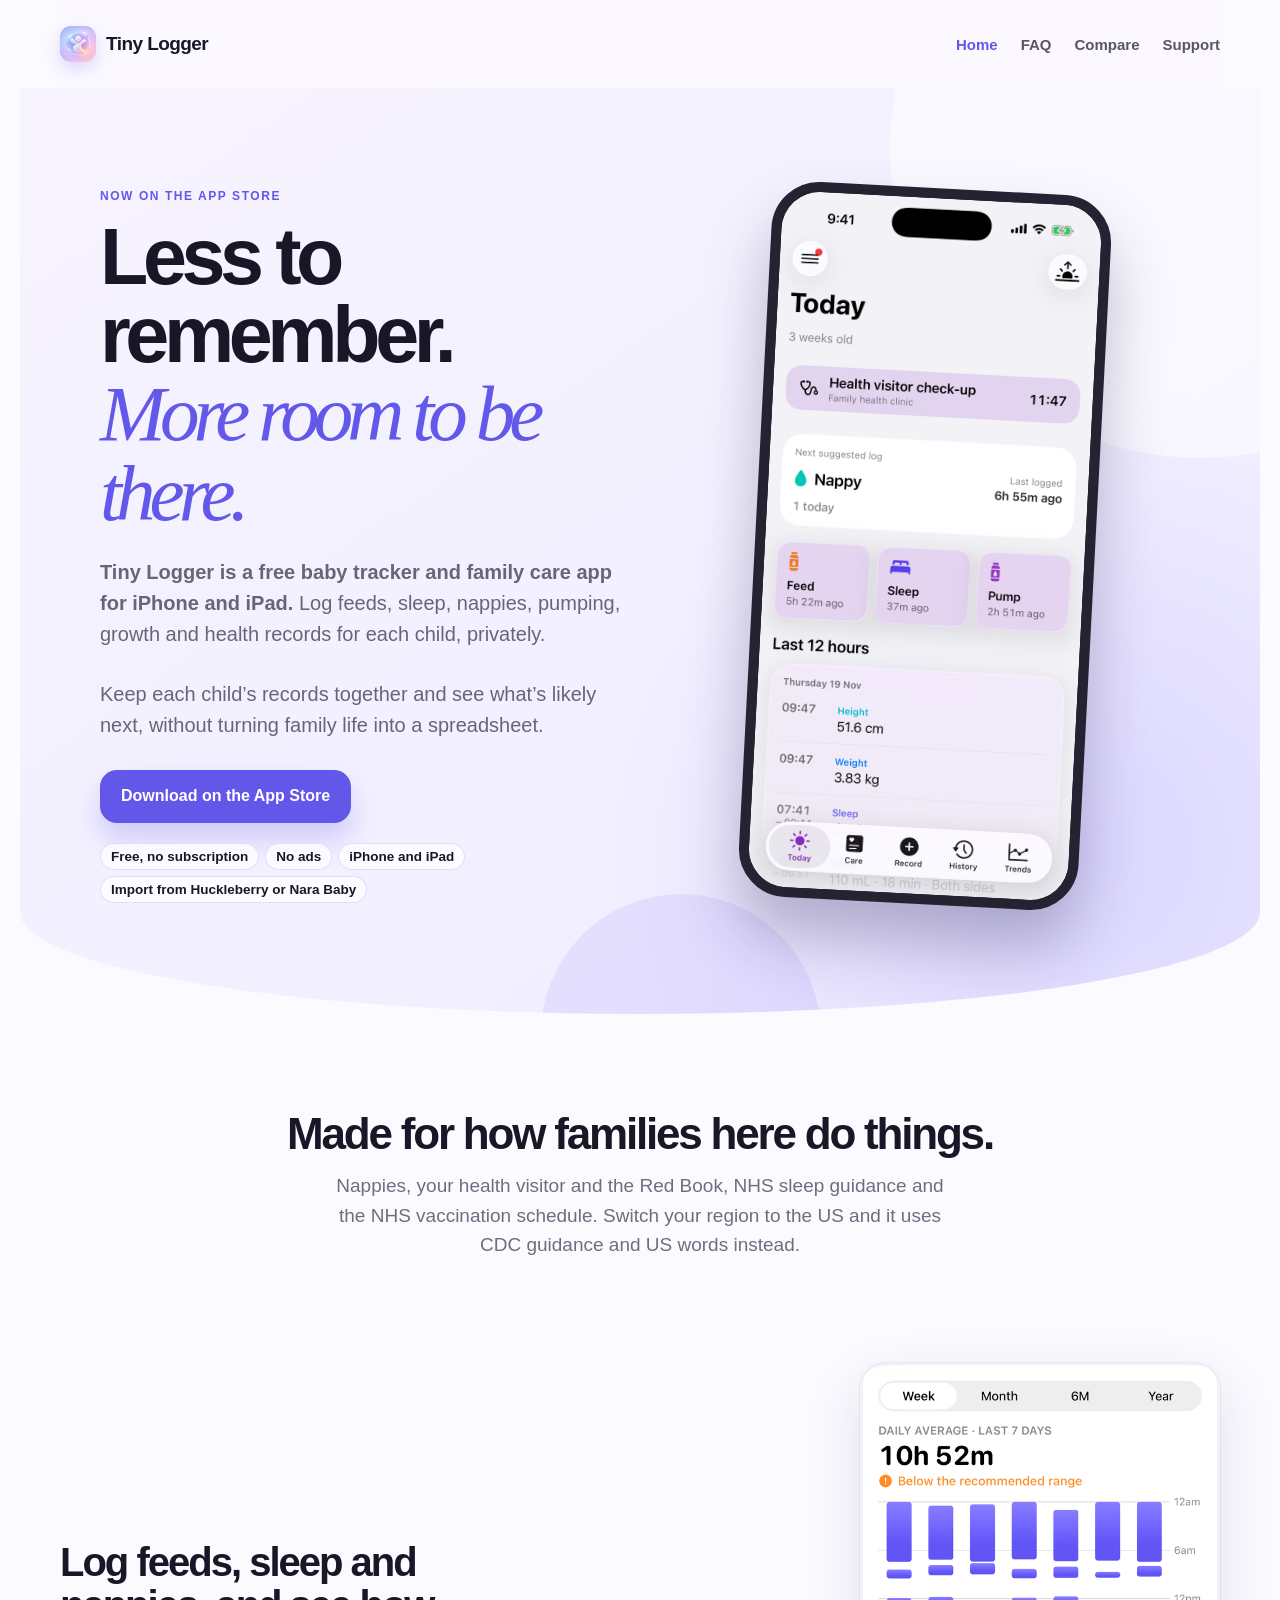
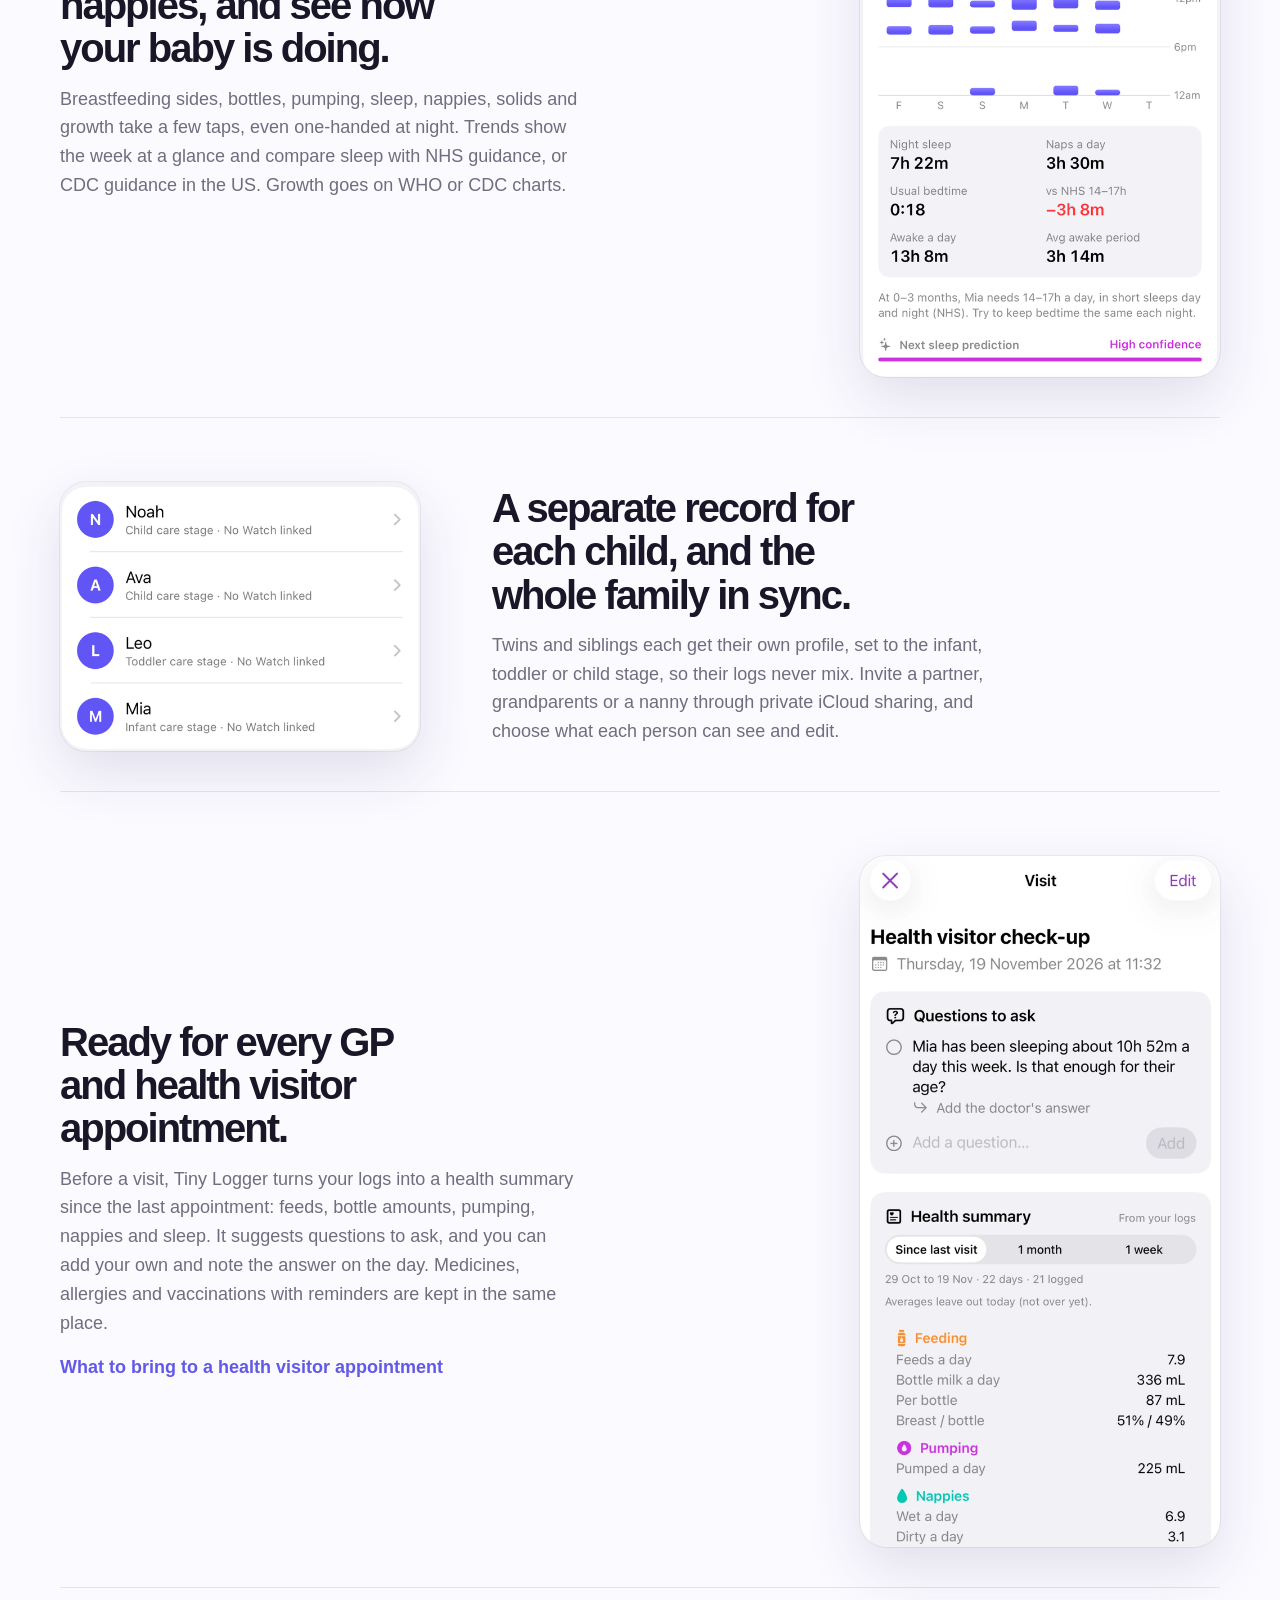
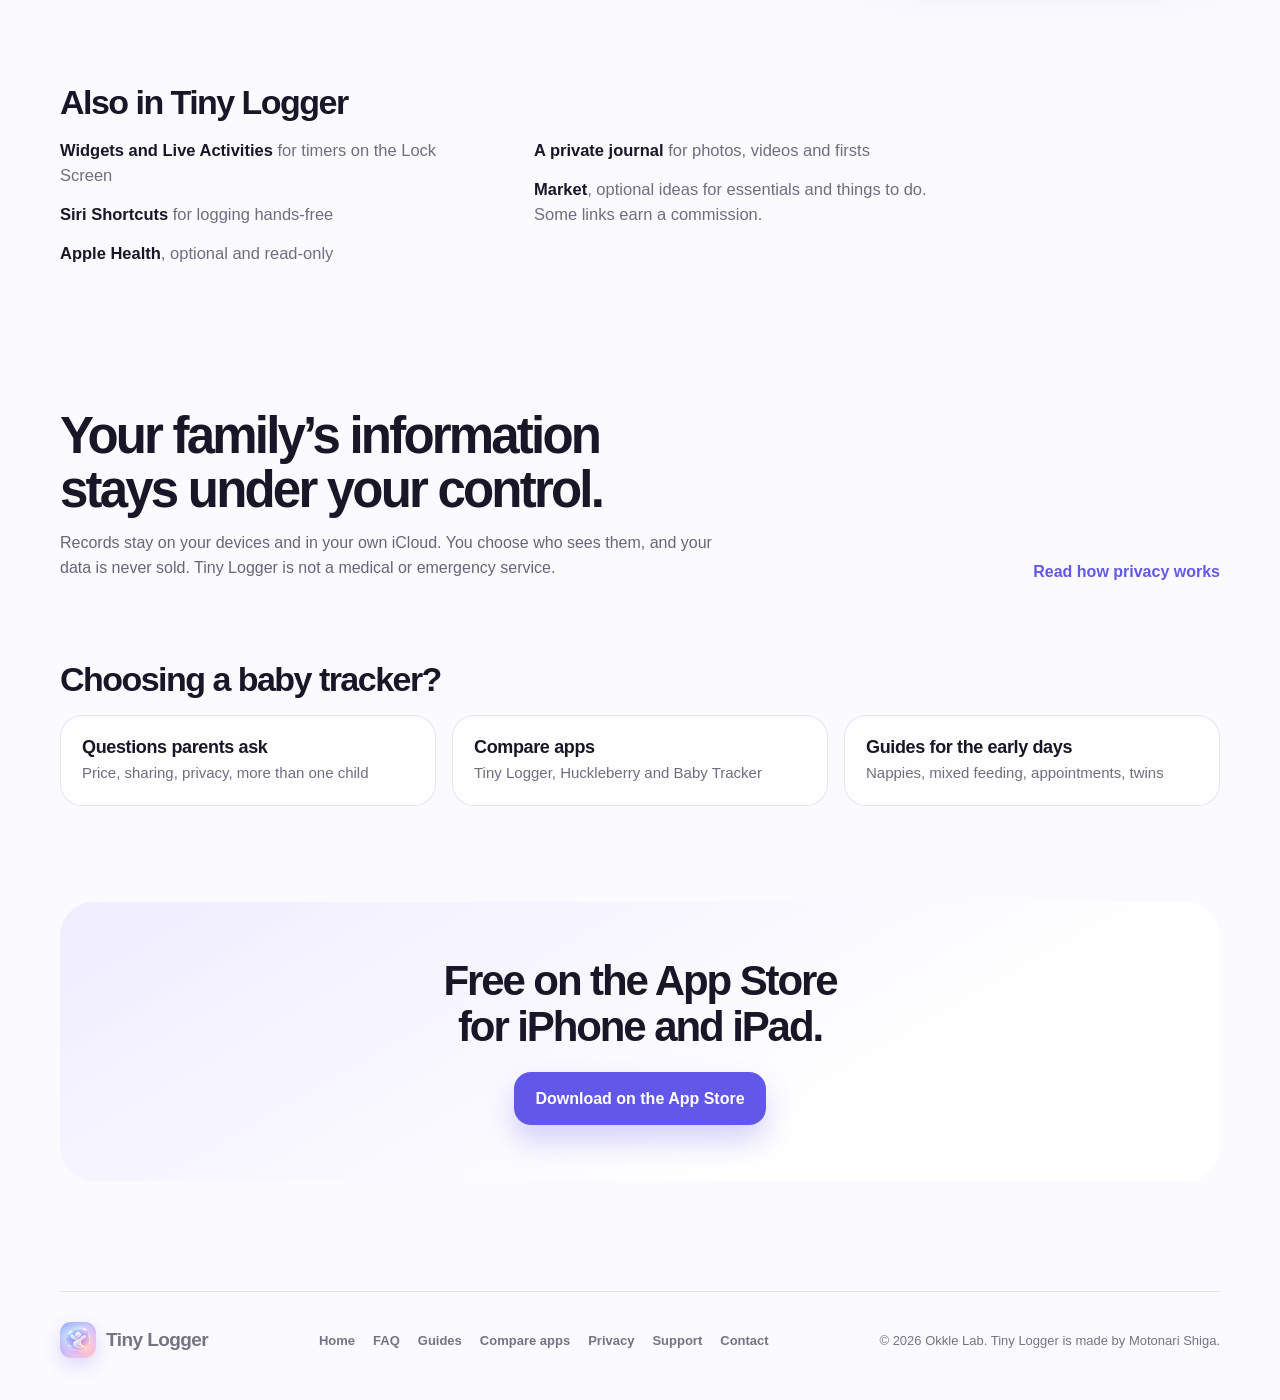
<file: index.html>
<!doctype html>
<html lang="en">
<head>
  <meta charset="utf-8">
  <meta name="viewport" content="width=device-width, initial-scale=1">
  <title>Tiny Logger: Baby Tracker &amp; Family Care Log for iPhone</title>
  <meta name="description" content="Tiny Logger is a free, private baby tracker and family care app for iPhone and iPad. Log feeds, sleep, nappies, pumping, growth, medicines and vaccinations for each child.">
  <link rel="canonical" href="https://okkle-lab.github.io/tiny-logger/">
  <meta property="og:type" content="website">
  <meta property="og:site_name" content="Tiny Logger">
  <meta property="og:title" content="Tiny Logger: Baby Tracker &amp; Family Care Log for iPhone">
  <meta property="og:description" content="Tiny Logger is a free, private baby tracker and family care app for iPhone and iPad. Log feeds, sleep, nappies, pumping, growth, medicines and vaccinations for each child.">
  <meta property="og:image" content="https://okkle-lab.github.io/tiny-logger/today-preview.png">
  <meta property="og:url" content="https://okkle-lab.github.io/tiny-logger/">
  <meta name="twitter:card" content="summary_large_image">
  <meta name="apple-itunes-app" content="app-id=6794941378">
  <link rel="icon" href="./tiny-logger-icon.png">
  <link rel="stylesheet" href="./style.css">
  <link rel="stylesheet" href="./overrides.css">
  <link rel="stylesheet" href="./home.css">
  <script type="application/ld+json">
{
  "@context": "https://schema.org",
  "@graph": [
    {
      "@type": "Organization",
      "@id": "https://okkle-lab.github.io/tiny-logger/#org",
      "name": "Okkle Lab",
      "url": "https://okkle-lab.github.io/tiny-logger/",
      "email": "admin@okklelab.com",
      "logo": "https://okkle-lab.github.io/tiny-logger/tiny-logger-icon.png",
      "founder": {
        "@id": "https://okkle-lab.github.io/tiny-logger/#founder"
      },
      "sameAs": [
        "https://apps.apple.com/gb/developer/motonari-shiga/id6785053794"
      ]
    },
    {
      "@type": "Person",
      "@id": "https://okkle-lab.github.io/tiny-logger/#founder",
      "name": "Motonari Shiga",
      "worksFor": {
        "@id": "https://okkle-lab.github.io/tiny-logger/#org"
      },
      "sameAs": [
        "https://apps.apple.com/gb/developer/motonari-shiga/id6785053794"
      ]
    },
    {
      "@type": "WebSite",
      "@id": "https://okkle-lab.github.io/tiny-logger/#site",
      "name": "Tiny Logger",
      "url": "https://okkle-lab.github.io/tiny-logger/",
      "publisher": {
        "@id": "https://okkle-lab.github.io/tiny-logger/#org"
      },
      "inLanguage": "en-GB"
    },
    {
      "@type": "MobileApplication",
      "name": "Tiny Logger",
      "alternateName": "Tiny Logger: Baby Tracker",
      "description": "Free, private baby tracker and family care app for iPhone and iPad. Log feeds, breastfeeding, pumping, sleep and awake windows, nappies, solids, growth, medicines, allergies, vaccinations and appointments for each child, and share with family through iCloud.",
      "operatingSystem": "iOS 17 or later (iPhone and iPad)",
      "applicationCategory": "HealthApplication",
      "inLanguage": "en",
      "url": "https://okkle-lab.github.io/tiny-logger/",
      "downloadUrl": "https://apps.apple.com/gb/app/tiny-logger/id6794941378",
      "installUrl": "https://apps.apple.com/gb/app/tiny-logger/id6794941378",
      "sameAs": [
        "https://apps.apple.com/gb/app/tiny-logger/id6794941378"
      ],
      "image": "https://okkle-lab.github.io/tiny-logger/tiny-logger-icon.png",
      "screenshot": "https://okkle-lab.github.io/tiny-logger/today-preview.png",
      "offers": {
        "@type": "Offer",
        "price": "0",
        "priceCurrency": "GBP"
      },
      "author": {
        "@id": "https://okkle-lab.github.io/tiny-logger/#founder"
      },
      "publisher": {
        "@id": "https://okkle-lab.github.io/tiny-logger/#org"
      },
      "featureList": [
        "Breastfeeding timer with left and right sides",
        "Bottle feeds with breast milk or formula",
        "Pumping log",
        "Sleep timer and age-based awake windows",
        "Nappy log with colour and consistency",
        "Solids, vitamins and tummy time",
        "Weight and height on WHO or CDC growth charts",
        "Medicines, allergies and vaccinations with reminders",
        "Appointments with questions to ask",
        "Separate profile for each child, including twins and siblings",
        "Private iCloud sharing with partners and carers",
        "PDF health summary export",
        "Import from Huckleberry and Nara Baby",
        "Widgets, Live Activities and Siri Shortcuts"
      ],
      "@id": "https://okkle-lab.github.io/tiny-logger/#app"
    }
  ]
}
  </script>
</head>

<body class="home-page refreshed-home">
  <header class="site-header">
    <a class="brand" href="./index.html" aria-label="Tiny Logger home">
      <img class="brand-logo" src="./tiny-logger-icon.png" alt="">
      <span>Tiny Logger</span>
    </a>

    <nav aria-label="Primary navigation">
      <a href="./index.html" aria-current="page">Home</a>
      <a href="./faq.html">FAQ</a>
      <a href="./compare.html">Compare</a>
      <a href="./support.html">Support</a>
    </nav>
  </header>

  <main class="home-main">
    <section class="sweep-hero">
      <div class="sweep-copy">
        <p class="eyebrow">Now on the App Store</p>

        <h1>
          Less to remember.<br>
          <em>More room to be there.</em>
        </h1>

        <p>
          <strong>Tiny Logger is a free baby tracker and family care app for
          iPhone and iPad.</strong> Log feeds, sleep, nappies, pumping, growth
          and health records for each child, privately.
        </p>

        <p>
          Keep each child’s records together and see what’s likely next,
          without turning family life into a spreadsheet.
        </p>

        <a
          class="notify-button"
          href="https://apps.apple.com/gb/app/tiny-logger/id6794941378"
          target="_blank"
          rel="noopener"
        >
          Download on the App Store
        </a>

        <ul class="hero-facts" aria-label="At a glance">
          <li>Free, no subscription</li>
          <li>No ads</li>
          <li>iPhone and iPad</li>
          <li>Import from Huckleberry or Nara Baby</li>
        </ul>
      </div>

      <div class="sweep-phone">
        <div class="phone-frame">
          <img
            src="./today-preview.png"
            alt="Tiny Logger baby tracker on iPhone: the Today screen with a health visitor appointment, the next suggested feed, and recent nappy, sleep and pumping logs"
          >
        </div>
      </div>
    </section>

    <section class="local-note">
      <h2>Made for how families here do things.</h2>
      <p>
        Nappies, your health visitor and the Red Book, NHS sleep guidance and
        the NHS vaccination schedule. Switch your region to the US and it uses
        CDC guidance and US words instead.
      </p>
    </section>

    <section class="showcase" aria-label="What Tiny Logger does">
      <article class="showcase-row">
        <div class="showcase-copy">
          <h3>Log feeds, sleep and nappies, and see how your baby is doing.</h3>
          <p>
            Breastfeeding sides, bottles, pumping, sleep, nappies, solids and
            growth take a few taps, even one-handed at night. Trends show the
            week at a glance and compare sleep with NHS guidance, or CDC
            guidance in the US. Growth goes on WHO or CDC charts.
          </p>
        </div>
        <figure class="showcase-shot">
          <img src="./feature-sleep.png" width="640" height="1091" loading="lazy"
            alt="Tiny Logger sleep trends for a week: a daily average of 10 hours 52 minutes, night sleep and naps by day, and the gap against the NHS 14 to 17 hour range">
        </figure>
      </article>

      <article class="showcase-row">
        <div class="showcase-copy">
          <h3>A separate record for each child, and the whole family in sync.</h3>
          <p>
            Twins and siblings each get their own profile, set to the infant,
            toddler or child stage, so their logs never mix. Invite a partner,
            grandparents or a nanny through private iCloud sharing, and choose
            what each person can see and edit.
          </p>
        </div>
        <figure class="showcase-shot">
          <img src="./feature-children.png" width="640" height="478" loading="lazy"
            alt="Tiny Logger list of four children, each at their own care stage: child, toddler or infant">
        </figure>
      </article>

      <article class="showcase-row">
        <div class="showcase-copy">
          <h3>Ready for every GP and health visitor appointment.</h3>
          <p>
            Before a visit, Tiny Logger turns your logs into a health summary
            since the last appointment: feeds, bottle amounts, pumping, nappies
            and sleep. It suggests questions to ask, and you can add your own
            and note the answer on the day. Medicines, allergies and
            vaccinations with reminders are kept in the same place.
          </p>
          <p class="showcase-link"><a href="./health-visitor.html">What to bring to a health visitor appointment</a></p>
        </div>
        <figure class="showcase-shot">
          <img src="./feature-visit.png" width="640" height="1229" loading="lazy"
            alt="Tiny Logger health visitor check-up with a suggested question about sleep and a health summary of feeding, pumping and nappies since the last visit">
        </figure>
      </article>
    </section>

    <section class="also">
      <h2>Also in Tiny Logger</h2>
      <ul>
        <li><strong>Widgets and Live Activities</strong> for timers on the Lock Screen</li>
        <li><strong>Siri Shortcuts</strong> for logging hands-free</li>
        <li><strong>Apple Health</strong>, optional and read-only</li>
        <li><strong>A private journal</strong> for photos, videos and firsts</li>
        <li><strong>Market</strong>, optional ideas for essentials and things to do. Some links earn a commission.</li>
      </ul>
    </section>

    <section class="simple-promise">
      <div>
        <h2>Your family’s information stays under your control.</h2>
        <p>
          Records stay on your devices and in your own iCloud. You choose who
          sees them, and your data is never sold. Tiny Logger is not a medical
          or emergency service.
        </p>
      </div>

      <a href="./privacy.html">Read how privacy works</a>
    </section>

    <section class="choosing">
      <h2>Choosing a baby tracker?</h2>
      <div class="choosing-links">
        <a href="./faq.html"><strong>Questions parents ask</strong><span>Price, sharing, privacy, more than one child</span></a>
        <a href="./compare.html"><strong>Compare apps</strong><span>Tiny Logger, Huckleberry and Baby Tracker</span></a>
        <a href="./guides.html"><strong>Guides for the early days</strong><span>Nappies, mixed feeding, appointments, twins</span></a>
      </div>
    </section>

    <section class="closing">
      <h2>Free on the App Store for iPhone and iPad.</h2>
      <a class="notify-button" href="https://apps.apple.com/gb/app/tiny-logger/id6794941378" target="_blank" rel="noopener">Download on the App Store</a>
    </section>
  </main>

  <footer class="site-footer">
    <a class="brand" href="./index.html">
      <img class="brand-logo" src="./tiny-logger-icon.png" alt="">
      <span>Tiny Logger</span>
    </a>

    <div class="footer-links">
      <a href="./index.html">Home</a>
      <a href="./faq.html">FAQ</a>
      <a href="./guides.html">Guides</a><a href="./compare.html">Compare apps</a>
      <a href="./privacy.html">Privacy</a>
      <a href="./support.html">Support</a>
      <a href="mailto:admin@okklelab.com">Contact</a>
    </div>

    <p>© 2026 Okkle Lab. Tiny Logger is made by Motonari Shiga.</p>
  </footer>
</body>
</html>
</file>
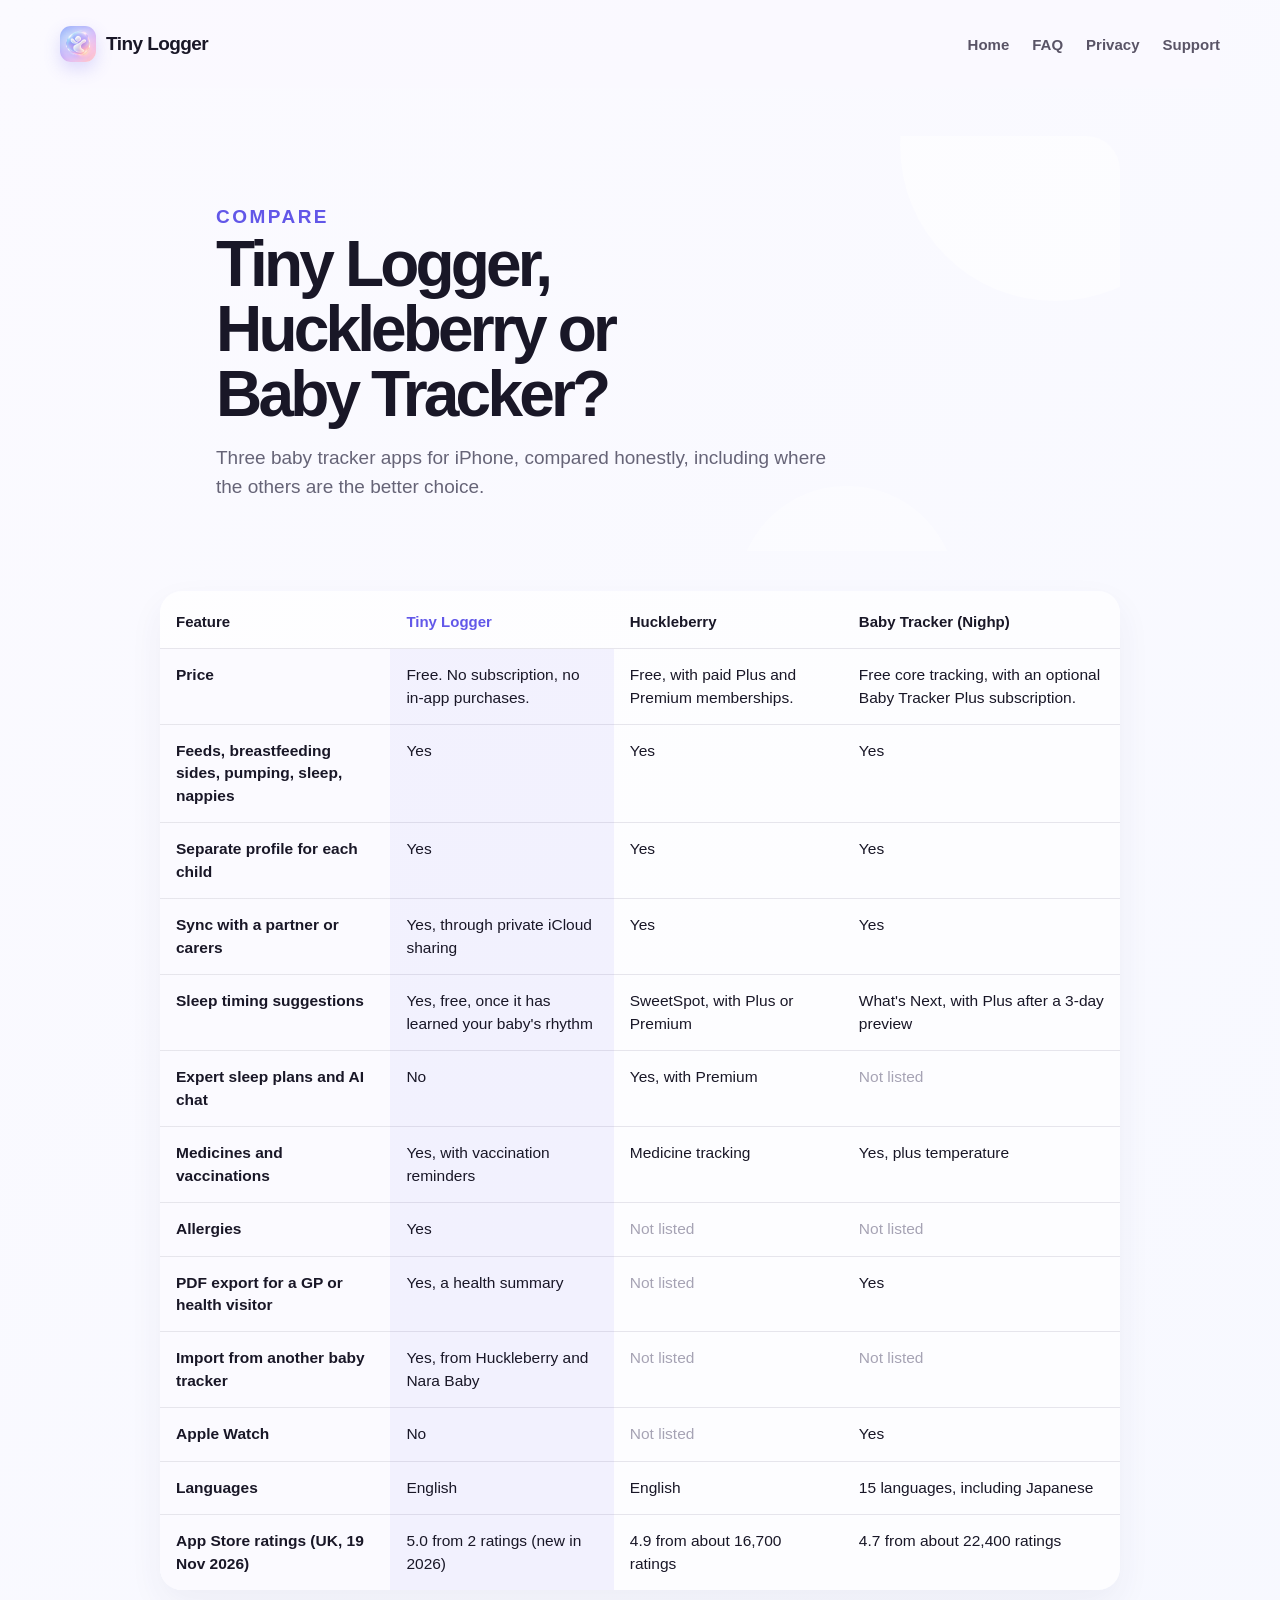
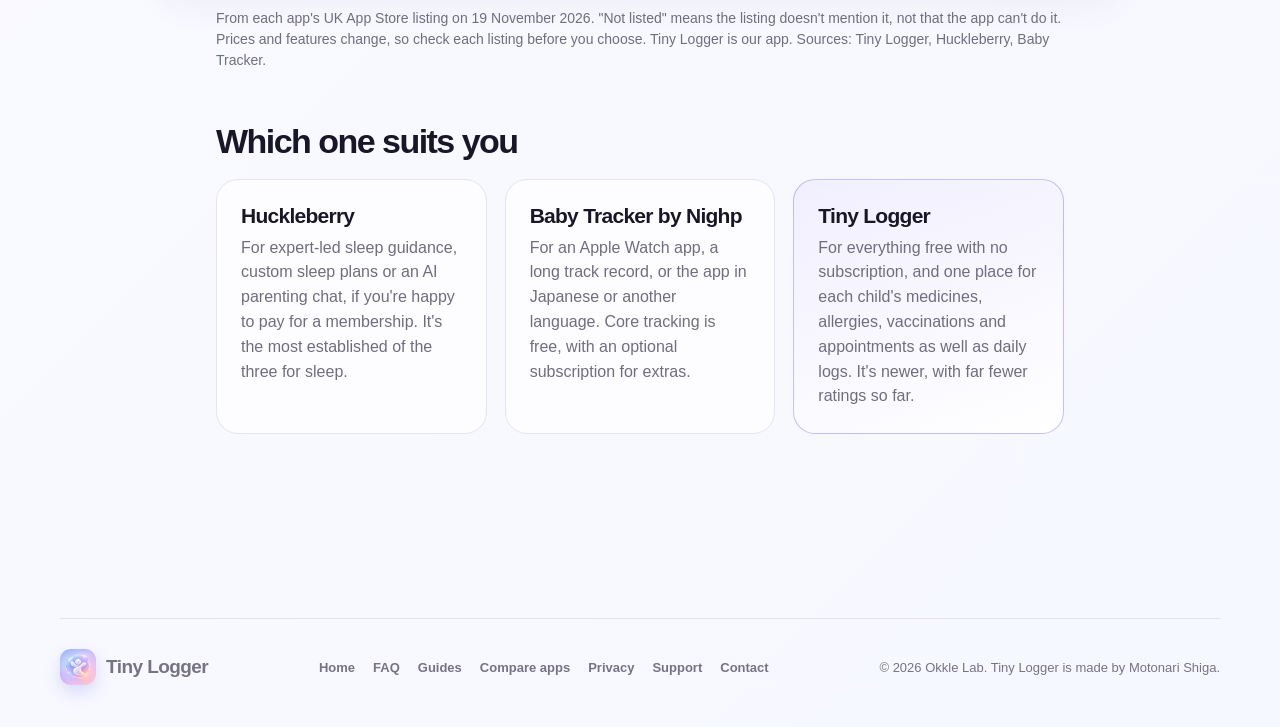
<file: compare.html>
<!doctype html>
<html lang="en">
<head>
  <meta charset="utf-8">
  <meta name="viewport" content="width=device-width, initial-scale=1">
  <title>Tiny Logger vs Huckleberry vs Baby Tracker: Baby Tracker App Comparison</title>
  <meta name="description" content="An honest comparison of Tiny Logger, Huckleberry and Baby Tracker by Nighp for iPhone: price, subscriptions, sharing, sleep suggestions, health records, export and languages.">
  <link rel="canonical" href="https://okkle-lab.github.io/tiny-logger/compare.html">
  <meta property="og:type" content="website">
  <meta property="og:site_name" content="Tiny Logger">
  <meta property="og:title" content="Tiny Logger vs Huckleberry vs Baby Tracker: Baby Tracker App Comparison">
  <meta property="og:description" content="An honest comparison of Tiny Logger, Huckleberry and Baby Tracker by Nighp for iPhone: price, subscriptions, sharing, sleep suggestions, health records, export and languages.">
  <meta property="og:image" content="https://okkle-lab.github.io/tiny-logger/today-preview.png">
  <meta property="og:url" content="https://okkle-lab.github.io/tiny-logger/compare.html">
  <meta name="twitter:card" content="summary_large_image">
  <meta name="apple-itunes-app" content="app-id=6794941378">
  <link rel="icon" href="./tiny-logger-icon.png">
  <link rel="stylesheet" href="./style.css">
  <link rel="stylesheet" href="./overrides.css">
  <link rel="stylesheet" href="./pages.css">
  <script type="application/ld+json">
{
  "@context": "https://schema.org",
  "@type": "Article",
  "headline": "Tiny Logger vs Huckleberry vs Baby Tracker: which baby tracker suits you?",
  "description": "An honest comparison of three baby tracker apps for iPhone, based on their App Store listings on 19 November 2026.",
  "author": {
    "@type": "Person",
    "name": "Motonari Shiga"
  },
  "publisher": {
    "@type": "Organization",
    "name": "Okkle Lab"
  },
  "datePublished": "2026-11-19",
  "dateModified": "2026-11-19",
  "mainEntityOfPage": "https://okkle-lab.github.io/tiny-logger/compare.html",
  "inLanguage": "en-GB",
  "about": [
    {
      "@type": "MobileApplication",
      "name": "Tiny Logger",
      "url": "https://apps.apple.com/gb/app/tiny-logger/id6794941378"
    },
    {
      "@type": "MobileApplication",
      "name": "Huckleberry: Baby Tracker",
      "url": "https://apps.apple.com/gb/app/huckleberry-baby-tracker/id1169136078"
    },
    {
      "@type": "MobileApplication",
      "name": "Baby Tracker - Newborn Log",
      "url": "https://apps.apple.com/gb/app/baby-tracker-newborn-log/id779656557"
    }
  ]
}
  </script>
</head>
<body class="information-page guide-page">
  <header class="site-header"><div class="header-inner"><a class="brand" href="./index.html"><img class="brand-logo" src="./tiny-logger-icon.png" alt=""><span>Tiny Logger</span></a><nav><a href="./index.html">Home</a><a href="./faq.html">FAQ</a><a href="./privacy.html">Privacy</a><a href="./support.html">Support</a></nav></div></header>
  <main class="info-main">
    <section class="info-hero"><p class="home-eyebrow">Compare</p><h1>Tiny Logger, Huckleberry or Baby Tracker?</h1><p>Three baby tracker apps for iPhone, compared honestly, including where the others are the better choice.</p></section>
    <div class="compare-wrap">
      <table class="compare-table">
        <caption class="visually-hidden">Baby tracker apps compared, from each app's UK App Store listing on 19 November 2026</caption>
        <thead><tr><th scope="col">Feature</th><th scope="col" class="ours">Tiny Logger</th><th scope="col">Huckleberry</th><th scope="col">Baby Tracker (Nighp)</th></tr></thead>
        <tbody>
          <tr><th scope="row">Price</th><td class="ours">Free. No subscription, no in-app purchases.</td><td>Free, with paid Plus and Premium memberships.</td><td>Free core tracking, with an optional Baby Tracker Plus subscription.</td></tr>
          <tr><th scope="row">Feeds, breastfeeding sides, pumping, sleep, nappies</th><td class="ours">Yes</td><td>Yes</td><td>Yes</td></tr>
          <tr><th scope="row">Separate profile for each child</th><td class="ours">Yes</td><td>Yes</td><td>Yes</td></tr>
          <tr><th scope="row">Sync with a partner or carers</th><td class="ours">Yes, through private iCloud sharing</td><td>Yes</td><td>Yes</td></tr>
          <tr><th scope="row">Sleep timing suggestions</th><td class="ours">Yes, free, once it has learned your baby's rhythm</td><td>SweetSpot, with Plus or Premium</td><td>What's Next, with Plus after a 3-day preview</td></tr>
          <tr><th scope="row">Expert sleep plans and AI chat</th><td class="ours">No</td><td>Yes, with Premium</td><td><span class="unlisted">Not listed</span></td></tr>
          <tr><th scope="row">Medicines and vaccinations</th><td class="ours">Yes, with vaccination reminders</td><td>Medicine tracking</td><td>Yes, plus temperature</td></tr>
          <tr><th scope="row">Allergies</th><td class="ours">Yes</td><td><span class="unlisted">Not listed</span></td><td><span class="unlisted">Not listed</span></td></tr>
          <tr><th scope="row">PDF export for a GP or health visitor</th><td class="ours">Yes, a health summary</td><td><span class="unlisted">Not listed</span></td><td>Yes</td></tr>
          <tr><th scope="row">Import from another baby tracker</th><td class="ours">Yes, from Huckleberry and Nara Baby</td><td><span class="unlisted">Not listed</span></td><td><span class="unlisted">Not listed</span></td></tr>
          <tr><th scope="row">Apple Watch</th><td class="ours">No</td><td><span class="unlisted">Not listed</span></td><td>Yes</td></tr>
          <tr><th scope="row">Languages</th><td class="ours">English</td><td>English</td><td>15 languages, including Japanese</td></tr>
          <tr><th scope="row">App Store ratings (UK, 19 Nov 2026)</th><td class="ours">5.0 from 2 ratings (new in 2026)</td><td>4.9 from about 16,700 ratings</td><td>4.7 from about 22,400 ratings</td></tr>
        </tbody>
      </table>
    </div>
    <p class="compare-note">From each app's UK App Store listing on 19 November 2026. "Not listed" means the listing doesn't mention it, not that the app can't do it. Prices and features change, so check each listing before you choose. Tiny Logger is our app. Sources: <a href="https://apps.apple.com/gb/app/tiny-logger/id6794941378" target="_blank" rel="noopener">Tiny Logger</a>, <a href="https://apps.apple.com/gb/app/huckleberry-baby-tracker/id1169136078" target="_blank" rel="noopener">Huckleberry</a>, <a href="https://apps.apple.com/gb/app/baby-tracker-newborn-log/id779656557" target="_blank" rel="noopener">Baby Tracker</a>.</p>
    <div class="section-head"><h2 class="section-title">Which one suits you</h2></div>
    <div class="suits">
      <article><h3>Huckleberry</h3><p>For expert-led sleep guidance, custom sleep plans or an AI parenting chat, if you're happy to pay for a membership. It's the most established of the three for sleep.</p></article>
      <article><h3>Baby Tracker by Nighp</h3><p>For an Apple Watch app, a long track record, or the app in Japanese or another language. Core tracking is free, with an optional subscription for extras.</p></article>
      <article class="ours"><h3>Tiny Logger</h3><p>For everything free with no subscription, and one place for each child's medicines, allergies, vaccinations and appointments as well as daily logs. It's newer, with far fewer ratings so far.</p></article>
    </div>
  </main>
  <footer class="site-footer"><a class="brand" href="./index.html"><img class="brand-logo" src="./tiny-logger-icon.png" alt=""><span>Tiny Logger</span></a><div class="footer-links"><a href="./index.html">Home</a><a href="./faq.html">FAQ</a><a href="./guides.html">Guides</a><a href="./compare.html">Compare apps</a><a href="./privacy.html">Privacy</a><a href="./support.html">Support</a><a href="mailto:admin@okklelab.com">Contact</a></div><p>© 2026 Okkle Lab. Tiny Logger is made by Motonari Shiga.</p></footer>
</body>
</html>
</file>
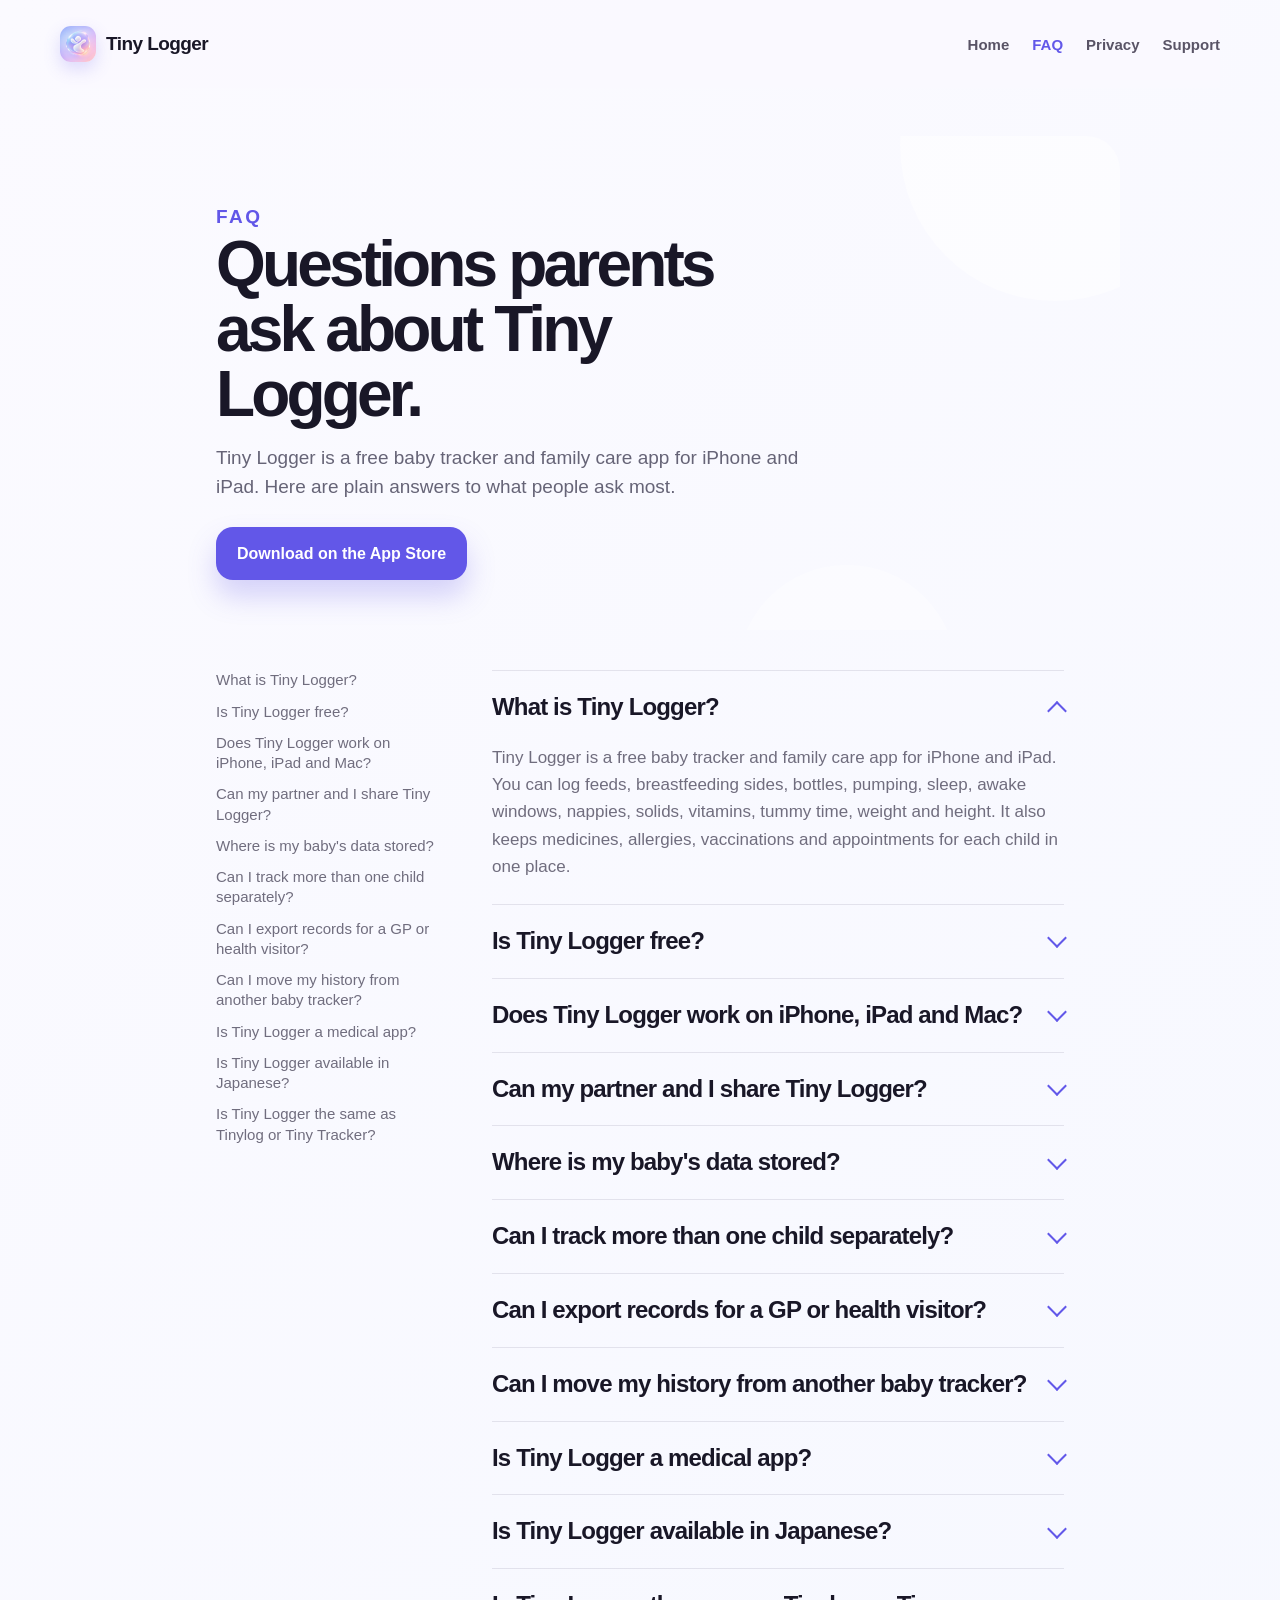
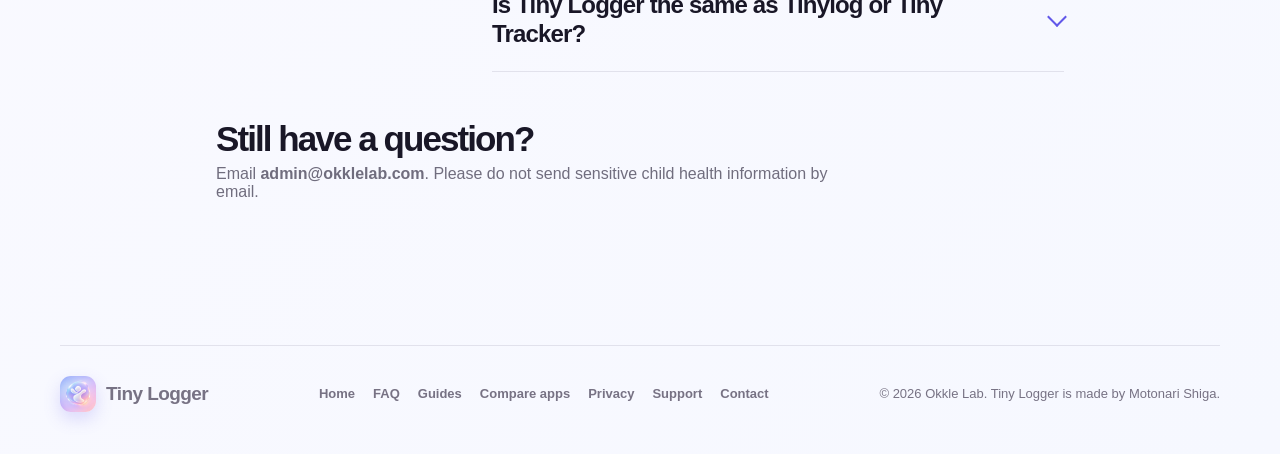
<file: faq.html>
<!doctype html>
<html lang="en">
<head>
  <meta charset="utf-8">
  <meta name="viewport" content="width=device-width, initial-scale=1">
  <title>Tiny Logger FAQ: Baby Tracker Questions Answered</title>
  <meta name="description" content="Answers about Tiny Logger, the free baby tracker for iPhone and iPad: price, devices, family sharing, privacy, more than one child, exporting records and importing from other apps.">
  <link rel="canonical" href="https://okkle-lab.github.io/tiny-logger/faq.html">
  <meta property="og:type" content="website">
  <meta property="og:site_name" content="Tiny Logger">
  <meta property="og:title" content="Tiny Logger FAQ: Baby Tracker Questions Answered">
  <meta property="og:description" content="Answers about Tiny Logger, the free baby tracker for iPhone and iPad: price, devices, family sharing, privacy, more than one child, exporting records and importing from other apps.">
  <meta property="og:image" content="https://okkle-lab.github.io/tiny-logger/today-preview.png">
  <meta property="og:url" content="https://okkle-lab.github.io/tiny-logger/faq.html">
  <meta name="twitter:card" content="summary_large_image">
  <meta name="apple-itunes-app" content="app-id=6794941378">
  <link rel="icon" href="./tiny-logger-icon.png">
  <link rel="stylesheet" href="./style.css">
  <link rel="stylesheet" href="./overrides.css">
  <link rel="stylesheet" href="./pages.css">
  <script type="application/ld+json">
{
  "@context": "https://schema.org",
  "@type": "FAQPage",
  "mainEntity": [
    {
      "@type": "Question",
      "name": "What is Tiny Logger?",
      "acceptedAnswer": {
        "@type": "Answer",
        "text": "Tiny Logger is a free baby tracker and family care app for iPhone and iPad. You can log feeds, breastfeeding sides, bottles, pumping, sleep, awake windows, nappies, solids, vitamins, tummy time, weight and height. It also keeps medicines, allergies, vaccinations and appointments for each child in one place."
      }
    },
    {
      "@type": "Question",
      "name": "Is Tiny Logger free?",
      "acceptedAnswer": {
        "@type": "Answer",
        "text": "Yes. Tiny Logger is free to download on the App Store, with no subscription and no in-app purchases. It has no adverts. Market includes optional product links, and some of them may earn Tiny Logger a commission at no extra cost to you."
      }
    },
    {
      "@type": "Question",
      "name": "Does Tiny Logger work on iPhone, iPad and Mac?",
      "acceptedAnswer": {
        "@type": "Answer",
        "text": "Tiny Logger works on iPhone and iPad running iOS 17 or later. It is not available for Mac or Android."
      }
    },
    {
      "@type": "Question",
      "name": "Can my partner and I share Tiny Logger?",
      "acceptedAnswer": {
        "@type": "Answer",
        "text": "Yes. Invite a partner, grandparents or a nanny through private iCloud sharing. Everyone logs to the same child, timers stay in sync, and you choose what each person can see and whether they can edit. You can remove access at any time."
      }
    },
    {
      "@type": "Question",
      "name": "Where is my baby's data stored?",
      "acceptedAnswer": {
        "@type": "Answer",
        "text": "Your child's records stay on your devices and in your own iCloud. You choose who sees them, and Tiny Logger never sells your data. Apple Health access is optional and read-only."
      }
    },
    {
      "@type": "Question",
      "name": "Can I track more than one child separately?",
      "acceptedAnswer": {
        "@type": "Answer",
        "text": "Yes. Each child gets their own profile, so twins and siblings never have their logs or records mixed. You can set each profile to baby, toddler or child, and Tiny Logger shows what fits that stage."
      }
    },
    {
      "@type": "Question",
      "name": "Can I export records for a GP or health visitor?",
      "acceptedAnswer": {
        "@type": "Answer",
        "text": "Yes. Tiny Logger can create a PDF health summary for a child, with allergies, medicines and vaccinations, and you can add sleep and growth. You can also note questions before an appointment and take them with you."
      }
    },
    {
      "@type": "Question",
      "name": "Can I move my history from another baby tracker?",
      "acceptedAnswer": {
        "@type": "Answer",
        "text": "Yes. You can import your history from Huckleberry and Nara Baby, so the feeds and naps you have already logged come with you."
      }
    },
    {
      "@type": "Question",
      "name": "Is Tiny Logger a medical app?",
      "acceptedAnswer": {
        "@type": "Answer",
        "text": "No. Tiny Logger helps you organise everyday care and records. It does not diagnose and does not replace medical advice. If you are worried about your child, contact your GP, midwife, health visitor or emergency services."
      }
    },
    {
      "@type": "Question",
      "name": "Is Tiny Logger available in Japanese?",
      "acceptedAnswer": {
        "@type": "Answer",
        "text": "Not yet. Tiny Logger is currently in English. It includes UK and US guidance, such as NHS sleep guidance and WHO or CDC growth charts, chosen by your region."
      }
    },
    {
      "@type": "Question",
      "name": "Is Tiny Logger the same as Tinylog or Tiny Tracker?",
      "acceptedAnswer": {
        "@type": "Answer",
        "text": "No. Tiny Logger is a separate app, made by Motonari Shiga under the Okkle Lab name, and is not affiliated with Tinylog or Tiny Tracker. Its App Store listing is \"Tiny Logger: Baby Tracker\"."
      }
    }
  ]
}
  </script>
</head>
<body class="information-page guide-page">
  <header class="site-header"><div class="header-inner"><a class="brand" href="./index.html"><img class="brand-logo" src="./tiny-logger-icon.png" alt=""><span>Tiny Logger</span></a><nav><a href="./index.html">Home</a><a href="./faq.html" aria-current="page">FAQ</a><a href="./privacy.html">Privacy</a><a href="./support.html">Support</a></nav></div></header>
  <main class="info-main">
    <section class="info-hero"><p class="home-eyebrow">FAQ</p><h1>Questions parents ask about Tiny Logger.</h1><p>Tiny Logger is a free baby tracker and family care app for iPhone and iPad. Here are plain answers to what people ask most.</p><a class="notify-button" href="https://apps.apple.com/gb/app/tiny-logger/id6794941378" target="_blank" rel="noopener">Download on the App Store</a></section>
    <div class="faq-layout">
      <ul class="faq-index" aria-label="Questions">
        <li><a href="#what-is-tiny-logger">What is Tiny Logger?</a></li>
        <li><a href="#is-tiny-logger-free">Is Tiny Logger free?</a></li>
        <li><a href="#does-tiny-logger-work-on-iphone-ipad-and-mac">Does Tiny Logger work on iPhone, iPad and Mac?</a></li>
        <li><a href="#can-my-partner-and-i-share-tiny-logger">Can my partner and I share Tiny Logger?</a></li>
        <li><a href="#where-is-my-baby-s-data-stored">Where is my baby's data stored?</a></li>
        <li><a href="#can-i-track-more-than-one-child-separately">Can I track more than one child separately?</a></li>
        <li><a href="#can-i-export-records-for-a-gp-or-health-visitor">Can I export records for a GP or health visitor?</a></li>
        <li><a href="#can-i-move-my-history-from-another-baby-tracker">Can I move my history from another baby tracker?</a></li>
        <li><a href="#is-tiny-logger-a-medical-app">Is Tiny Logger a medical app?</a></li>
        <li><a href="#is-tiny-logger-available-in-japanese">Is Tiny Logger available in Japanese?</a></li>
        <li><a href="#is-tiny-logger-the-same-as-tinylog-or-tiny-track">Is Tiny Logger the same as Tinylog or Tiny Tracker?</a></li>
      </ul>
      <div class="faq-list">
        <details class="faq-item" id="what-is-tiny-logger" open><summary><h2>What is Tiny Logger?</h2></summary><p>Tiny Logger is a free baby tracker and family care app for iPhone and iPad. You can log feeds, breastfeeding sides, bottles, pumping, sleep, awake windows, nappies, solids, vitamins, tummy time, weight and height. It also keeps medicines, allergies, vaccinations and appointments for each child in one place.</p></details>
        <details class="faq-item" id="is-tiny-logger-free"><summary><h2>Is Tiny Logger free?</h2></summary><p>Yes. Tiny Logger is free to download on the App Store, with no subscription and no in-app purchases. It has no adverts. Market includes optional product links, and some of them may earn Tiny Logger a commission at no extra cost to you.</p></details>
        <details class="faq-item" id="does-tiny-logger-work-on-iphone-ipad-and-mac"><summary><h2>Does Tiny Logger work on iPhone, iPad and Mac?</h2></summary><p>Tiny Logger works on iPhone and iPad running iOS 17 or later. It is not available for Mac or Android.</p></details>
        <details class="faq-item" id="can-my-partner-and-i-share-tiny-logger"><summary><h2>Can my partner and I share Tiny Logger?</h2></summary><p>Yes. Invite a partner, grandparents or a nanny through private iCloud sharing. Everyone logs to the same child, timers stay in sync, and you choose what each person can see and whether they can edit. You can remove access at any time.</p></details>
        <details class="faq-item" id="where-is-my-baby-s-data-stored"><summary><h2>Where is my baby's data stored?</h2></summary><p>Your child's records stay on your devices and in your own iCloud. You choose who sees them, and Tiny Logger never sells your data. Apple Health access is optional and read-only.</p></details>
        <details class="faq-item" id="can-i-track-more-than-one-child-separately"><summary><h2>Can I track more than one child separately?</h2></summary><p>Yes. Each child gets their own profile, so twins and siblings never have their logs or records mixed. You can set each profile to baby, toddler or child, and Tiny Logger shows what fits that stage.</p></details>
        <details class="faq-item" id="can-i-export-records-for-a-gp-or-health-visitor"><summary><h2>Can I export records for a GP or health visitor?</h2></summary><p>Yes. Tiny Logger can create a PDF health summary for a child, with allergies, medicines and vaccinations, and you can add sleep and growth. You can also note questions before an appointment and take them with you.</p></details>
        <details class="faq-item" id="can-i-move-my-history-from-another-baby-tracker"><summary><h2>Can I move my history from another baby tracker?</h2></summary><p>Yes. You can import your history from Huckleberry and Nara Baby, so the feeds and naps you have already logged come with you.</p></details>
        <details class="faq-item" id="is-tiny-logger-a-medical-app"><summary><h2>Is Tiny Logger a medical app?</h2></summary><p>No. Tiny Logger helps you organise everyday care and records. It does not diagnose and does not replace medical advice. If you are worried about your child, contact your GP, midwife, health visitor or emergency services.</p></details>
        <details class="faq-item" id="is-tiny-logger-available-in-japanese"><summary><h2>Is Tiny Logger available in Japanese?</h2></summary><p>Not yet. Tiny Logger is currently in English. It includes UK and US guidance, such as NHS sleep guidance and WHO or CDC growth charts, chosen by your region.</p></details>
        <details class="faq-item" id="is-tiny-logger-the-same-as-tinylog-or-tiny-track"><summary><h2>Is Tiny Logger the same as Tinylog or Tiny Tracker?</h2></summary><p>No. Tiny Logger is a separate app, made by Motonari Shiga under the Okkle Lab name, and is not affiliated with Tinylog or Tiny Tracker. Its App Store listing is "Tiny Logger: Baby Tracker".</p></details>
      </div>
    </div>
    <section class="contact-panel"><h2>Still have a question?</h2><p>Email <a href="mailto:admin@okklelab.com">admin@okklelab.com</a>. Please do not send sensitive child health information by email.</p></section>
  </main>
  <footer class="site-footer"><a class="brand" href="./index.html"><img class="brand-logo" src="./tiny-logger-icon.png" alt=""><span>Tiny Logger</span></a><div class="footer-links"><a href="./index.html">Home</a><a href="./faq.html">FAQ</a><a href="./guides.html">Guides</a><a href="./compare.html">Compare apps</a><a href="./privacy.html">Privacy</a><a href="./support.html">Support</a><a href="mailto:admin@okklelab.com">Contact</a></div><p>© 2026 Okkle Lab. Tiny Logger is made by Motonari Shiga.</p></footer>
</body>
</html>
</file>
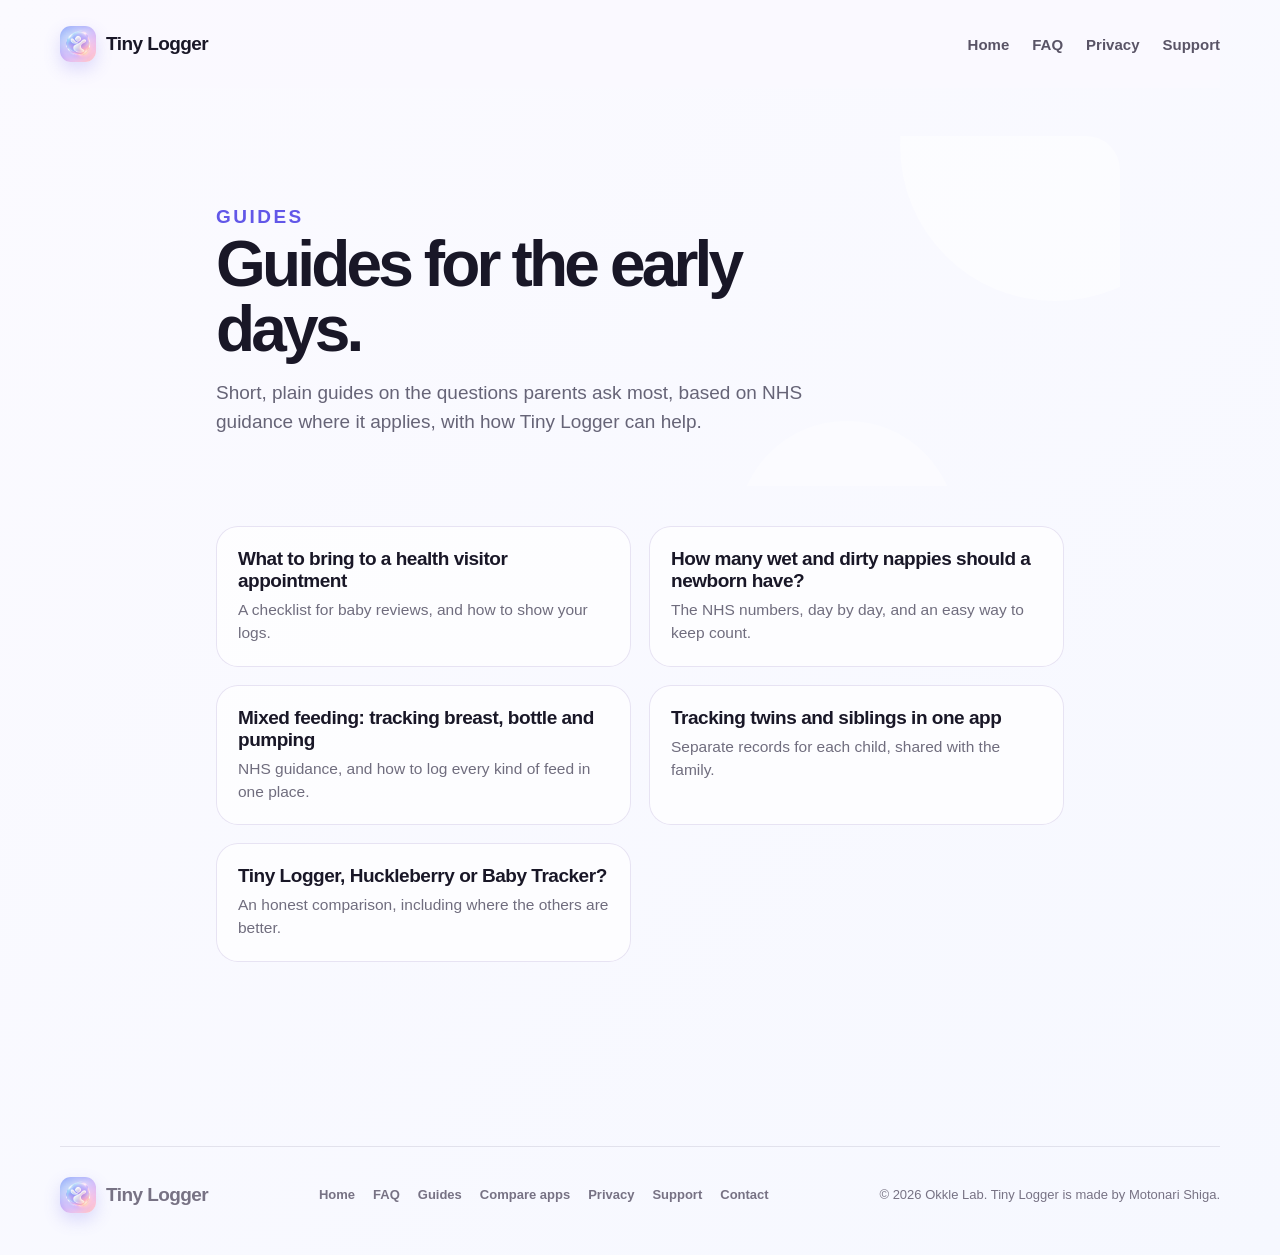
<file: guides.html>
<!doctype html>
<html lang="en">
<head>
  <meta charset="utf-8">
  <meta name="viewport" content="width=device-width, initial-scale=1">
  <title>Baby Care Guides for Parents: Feeding, Nappies, Appointments | Tiny Logger</title>
  <meta name="description" content="Plain guides for new parents on nappies, mixed feeding, health visitor appointments and tracking twins, based on NHS guidance, from the makers of the Tiny Logger baby tracker.">
  <link rel="canonical" href="https://okkle-lab.github.io/tiny-logger/guides.html">
  <meta property="og:type" content="website">
  <meta property="og:site_name" content="Tiny Logger">
  <meta property="og:title" content="Baby Care Guides for Parents: Feeding, Nappies, Appointments | Tiny Logger">
  <meta property="og:description" content="Plain guides for new parents on nappies, mixed feeding, health visitor appointments and tracking twins, based on NHS guidance, from the makers of the Tiny Logger baby tracker.">
  <meta property="og:image" content="https://okkle-lab.github.io/tiny-logger/today-preview.png">
  <meta property="og:url" content="https://okkle-lab.github.io/tiny-logger/guides.html">
  <meta name="twitter:card" content="summary_large_image">
  <meta name="apple-itunes-app" content="app-id=6794941378">
  <link rel="icon" href="./tiny-logger-icon.png">
  <link rel="stylesheet" href="./style.css">
  <link rel="stylesheet" href="./overrides.css">
  <link rel="stylesheet" href="./pages.css">
  <script type="application/ld+json">
{
  "@context": "https://schema.org",
  "@type": "CollectionPage",
  "name": "Tiny Logger guides",
  "url": "https://okkle-lab.github.io/tiny-logger/guides.html",
  "hasPart": [
    {
      "@type": "Article",
      "headline": "What to bring to a health visitor appointment",
      "url": "https://okkle-lab.github.io/tiny-logger/health-visitor.html"
    },
    {
      "@type": "Article",
      "headline": "How many wet and dirty nappies should a newborn have?",
      "url": "https://okkle-lab.github.io/tiny-logger/nappies.html"
    },
    {
      "@type": "Article",
      "headline": "Mixed feeding: tracking breast, bottle and pumping",
      "url": "https://okkle-lab.github.io/tiny-logger/mixed-feeding.html"
    },
    {
      "@type": "Article",
      "headline": "Tracking twins and siblings in one app",
      "url": "https://okkle-lab.github.io/tiny-logger/twins-and-siblings.html"
    },
    {
      "@type": "Article",
      "headline": "Tiny Logger, Huckleberry or Baby Tracker?",
      "url": "https://okkle-lab.github.io/tiny-logger/compare.html"
    }
  ]
}
  </script>
</head>
<body class="information-page guide-page">
  <header class="site-header"><div class="header-inner"><a class="brand" href="./index.html"><img class="brand-logo" src="./tiny-logger-icon.png" alt=""><span>Tiny Logger</span></a><nav><a href="./index.html">Home</a><a href="./faq.html">FAQ</a><a href="./privacy.html">Privacy</a><a href="./support.html">Support</a></nav></div></header>
  <main class="info-main">
    <section class="info-hero"><p class="home-eyebrow">Guides</p><h1>Guides for the early days.</h1><p>Short, plain guides on the questions parents ask most, based on NHS guidance where it applies, with how Tiny Logger can help.</p></section>
    <div class="suits guide-list">
      <a href="./health-visitor.html"><strong>What to bring to a health visitor appointment</strong><span>A checklist for baby reviews, and how to show your logs.</span></a>
      <a href="./nappies.html"><strong>How many wet and dirty nappies should a newborn have?</strong><span>The NHS numbers, day by day, and an easy way to keep count.</span></a>
      <a href="./mixed-feeding.html"><strong>Mixed feeding: tracking breast, bottle and pumping</strong><span>NHS guidance, and how to log every kind of feed in one place.</span></a>
      <a href="./twins-and-siblings.html"><strong>Tracking twins and siblings in one app</strong><span>Separate records for each child, shared with the family.</span></a>
      <a href="./compare.html"><strong>Tiny Logger, Huckleberry or Baby Tracker?</strong><span>An honest comparison, including where the others are better.</span></a>
    </div>
  </main>
  <footer class="site-footer"><a class="brand" href="./index.html"><img class="brand-logo" src="./tiny-logger-icon.png" alt=""><span>Tiny Logger</span></a><div class="footer-links"><a href="./index.html">Home</a><a href="./faq.html">FAQ</a><a href="./guides.html">Guides</a><a href="./compare.html">Compare apps</a><a href="./privacy.html">Privacy</a><a href="./support.html">Support</a><a href="mailto:admin@okklelab.com">Contact</a></div><p>© 2026 Okkle Lab. Tiny Logger is made by Motonari Shiga.</p></footer>
</body>
</html>
</file>
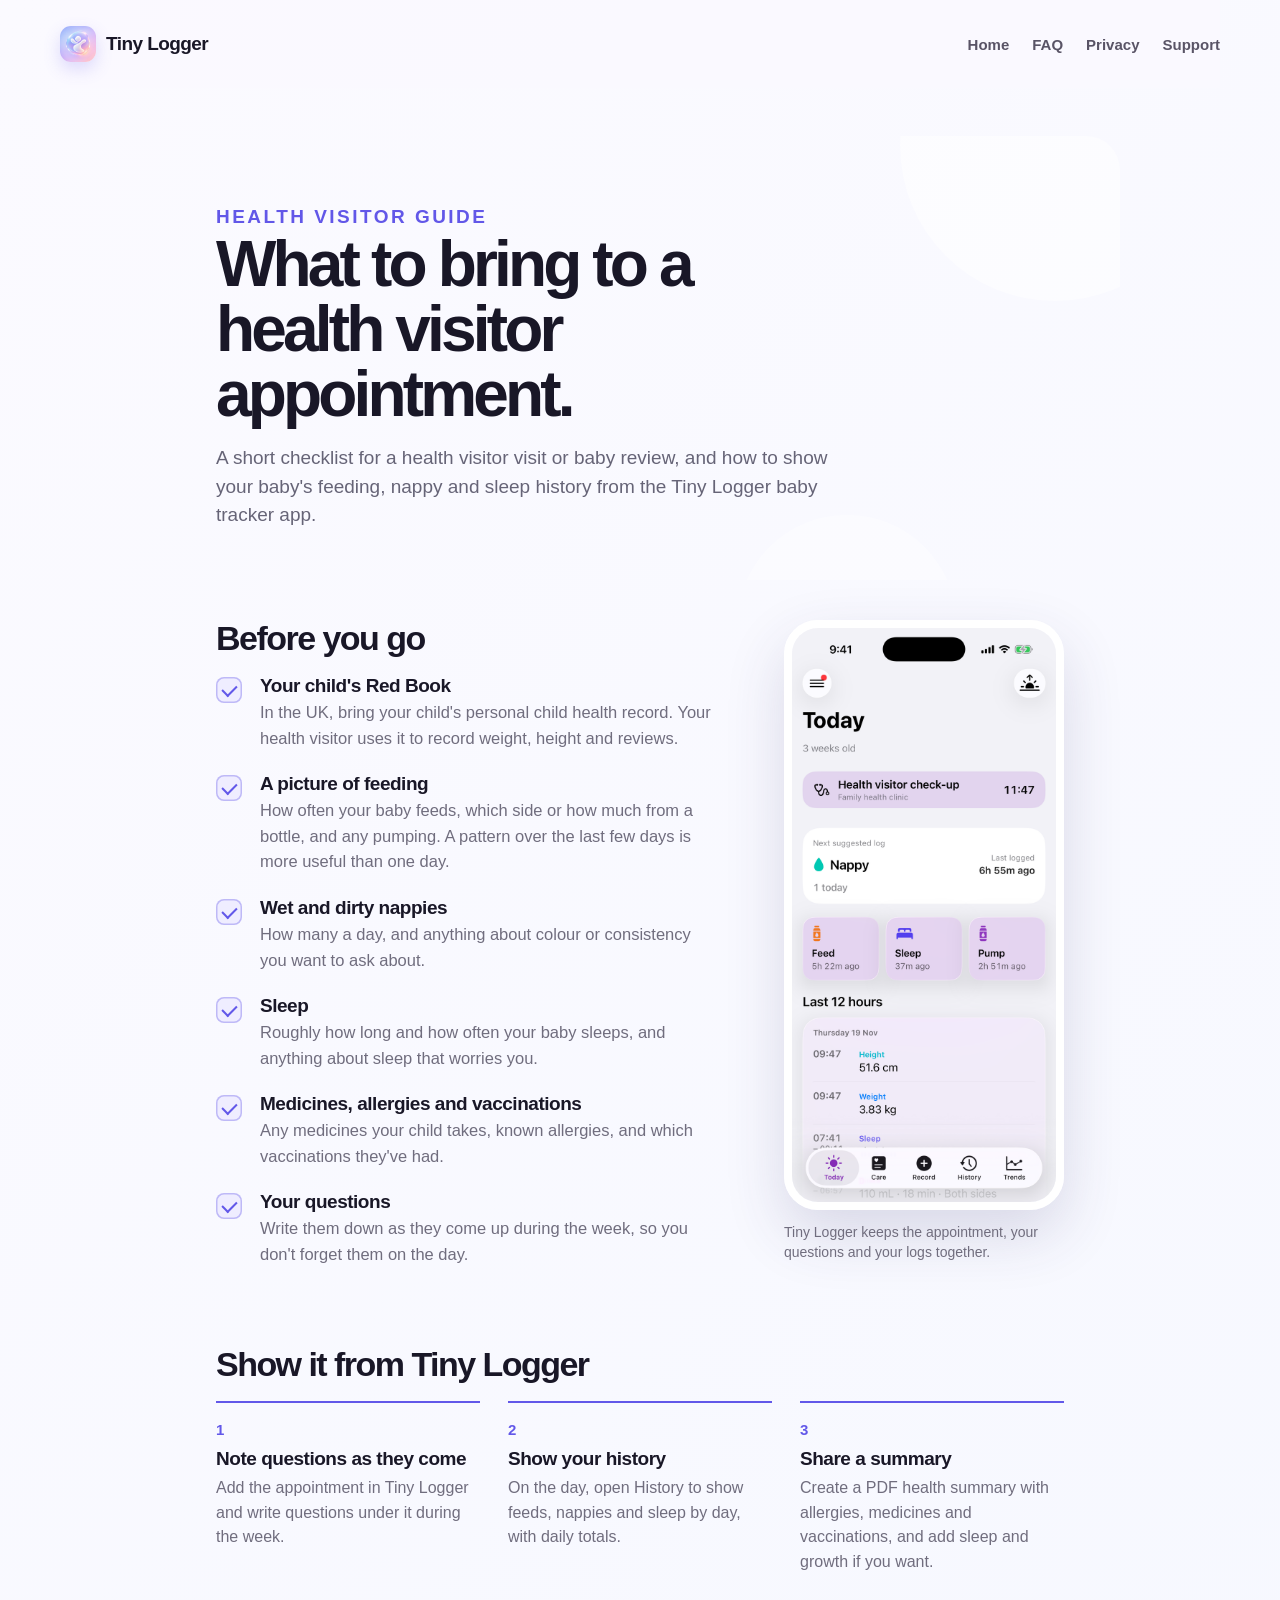
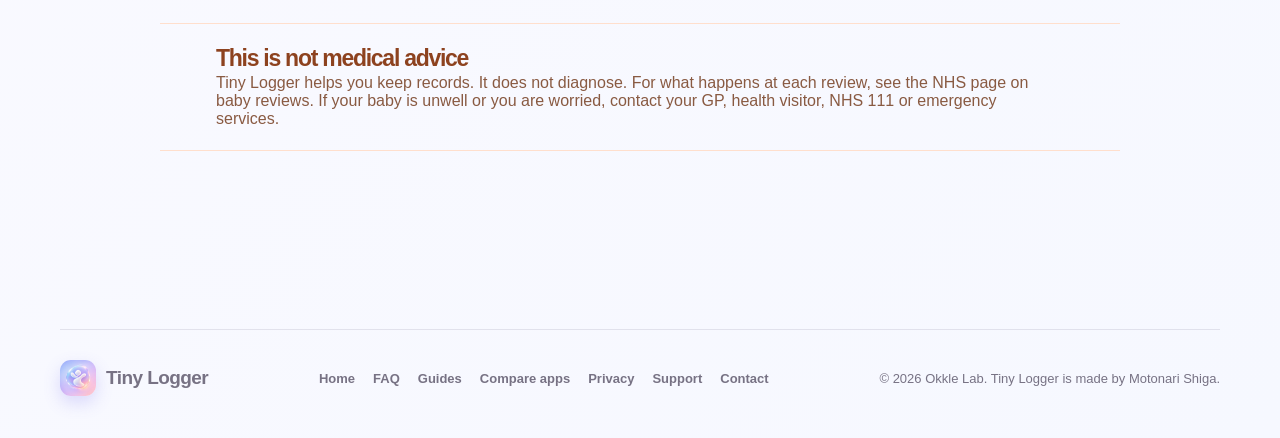
<file: health-visitor.html>
<!doctype html>
<html lang="en">
<head>
  <meta charset="utf-8">
  <meta name="viewport" content="width=device-width, initial-scale=1">
  <title>What to Bring to a Health Visitor Appointment: Baby Feeding, Nappy and Sleep Log</title>
  <meta name="description" content="A simple checklist for a health visitor or baby review in the UK: your Red Book, feeding, nappies, sleep, medicines and questions, and how to show them from the Tiny Logger baby tracker.">
  <link rel="canonical" href="https://okkle-lab.github.io/tiny-logger/health-visitor.html">
  <meta property="og:type" content="website">
  <meta property="og:site_name" content="Tiny Logger">
  <meta property="og:title" content="What to Bring to a Health Visitor Appointment: Baby Feeding, Nappy and Sleep Log">
  <meta property="og:description" content="A simple checklist for a health visitor or baby review in the UK: your Red Book, feeding, nappies, sleep, medicines and questions, and how to show them from the Tiny Logger baby tracker.">
  <meta property="og:image" content="https://okkle-lab.github.io/tiny-logger/today-preview.png">
  <meta property="og:url" content="https://okkle-lab.github.io/tiny-logger/health-visitor.html">
  <meta name="twitter:card" content="summary_large_image">
  <meta name="apple-itunes-app" content="app-id=6794941378">
  <link rel="icon" href="./tiny-logger-icon.png">
  <link rel="stylesheet" href="./style.css">
  <link rel="stylesheet" href="./overrides.css">
  <link rel="stylesheet" href="./pages.css">
  <script type="application/ld+json">
{
  "@context": "https://schema.org",
  "@type": "Article",
  "headline": "What to bring to a health visitor appointment",
  "description": "A simple checklist for a health visitor or baby review appointment in the UK, and how to show feeding, nappy and sleep history from the Tiny Logger baby tracker.",
  "author": {
    "@type": "Person",
    "name": "Motonari Shiga"
  },
  "publisher": {
    "@type": "Organization",
    "name": "Okkle Lab"
  },
  "datePublished": "2026-11-19",
  "mainEntityOfPage": "https://okkle-lab.github.io/tiny-logger/health-visitor.html",
  "inLanguage": "en-GB"
}
  </script>
</head>
<body class="information-page guide-page">
  <header class="site-header"><div class="header-inner"><a class="brand" href="./index.html"><img class="brand-logo" src="./tiny-logger-icon.png" alt=""><span>Tiny Logger</span></a><nav><a href="./index.html">Home</a><a href="./faq.html">FAQ</a><a href="./privacy.html">Privacy</a><a href="./support.html">Support</a></nav></div></header>
  <main class="info-main">
    <section class="info-hero"><p class="home-eyebrow">Health visitor guide</p><h1>What to bring to a health visitor appointment.</h1><p>A short checklist for a health visitor visit or baby review, and how to show your baby's feeding, nappy and sleep history from the Tiny Logger baby tracker app.</p></section>
    <div class="guide-layout">
      <section>
        <h2 class="section-title">Before you go</h2>
        <ul class="checklist">
          <li><strong>Your child's Red Book</strong><span>In the UK, bring your child's personal child health record. Your health visitor uses it to record weight, height and reviews.</span></li>
          <li><strong>A picture of feeding</strong><span>How often your baby feeds, which side or how much from a bottle, and any pumping. A pattern over the last few days is more useful than one day.</span></li>
          <li><strong>Wet and dirty nappies</strong><span>How many a day, and anything about colour or consistency you want to ask about.</span></li>
          <li><strong>Sleep</strong><span>Roughly how long and how often your baby sleeps, and anything about sleep that worries you.</span></li>
          <li><strong>Medicines, allergies and vaccinations</strong><span>Any medicines your child takes, known allergies, and which vaccinations they've had.</span></li>
          <li><strong>Your questions</strong><span>Write them down as they come up during the week, so you don't forget them on the day.</span></li>
        </ul>
      </section>
      <figure class="guide-phone">
        <img src="./today-preview.png" alt="Tiny Logger Today screen showing a health visitor check-up, the next suggested feed, and recent nappy, sleep and pumping logs" width="736" height="1600" loading="lazy">
        <figcaption>Tiny Logger keeps the appointment, your questions and your logs together.</figcaption>
      </figure>
    </div>
    <div class="steps-wrap">
      <h2 class="section-title">Show it from Tiny Logger</h2>
      <ol class="steps">
        <li><strong>Note questions as they come</strong><span>Add the appointment in Tiny Logger and write questions under it during the week.</span></li>
        <li><strong>Show your history</strong><span>On the day, open History to show feeds, nappies and sleep by day, with daily totals.</span></li>
        <li><strong>Share a summary</strong><span>Create a PDF health summary with allergies, medicines and vaccinations, and add sleep and growth if you want.</span></li>
      </ol>
    </div>
    <section class="urgent-note"><div><h2>This is not medical advice</h2><p>Tiny Logger helps you keep records. It does not diagnose. For what happens at each review, see the NHS page on <a href="https://www.nhs.uk/baby/babys-development/height-weight-and-reviews/baby-reviews/" target="_blank" rel="noopener">baby reviews</a>. If your baby is unwell or you are worried, contact your GP, health visitor, NHS 111 or emergency services.</p></div></section>
  </main>
  <footer class="site-footer"><a class="brand" href="./index.html"><img class="brand-logo" src="./tiny-logger-icon.png" alt=""><span>Tiny Logger</span></a><div class="footer-links"><a href="./index.html">Home</a><a href="./faq.html">FAQ</a><a href="./guides.html">Guides</a><a href="./compare.html">Compare apps</a><a href="./privacy.html">Privacy</a><a href="./support.html">Support</a><a href="mailto:admin@okklelab.com">Contact</a></div><p>© 2026 Okkle Lab. Tiny Logger is made by Motonari Shiga.</p></footer>
</body>
</html>
</file>
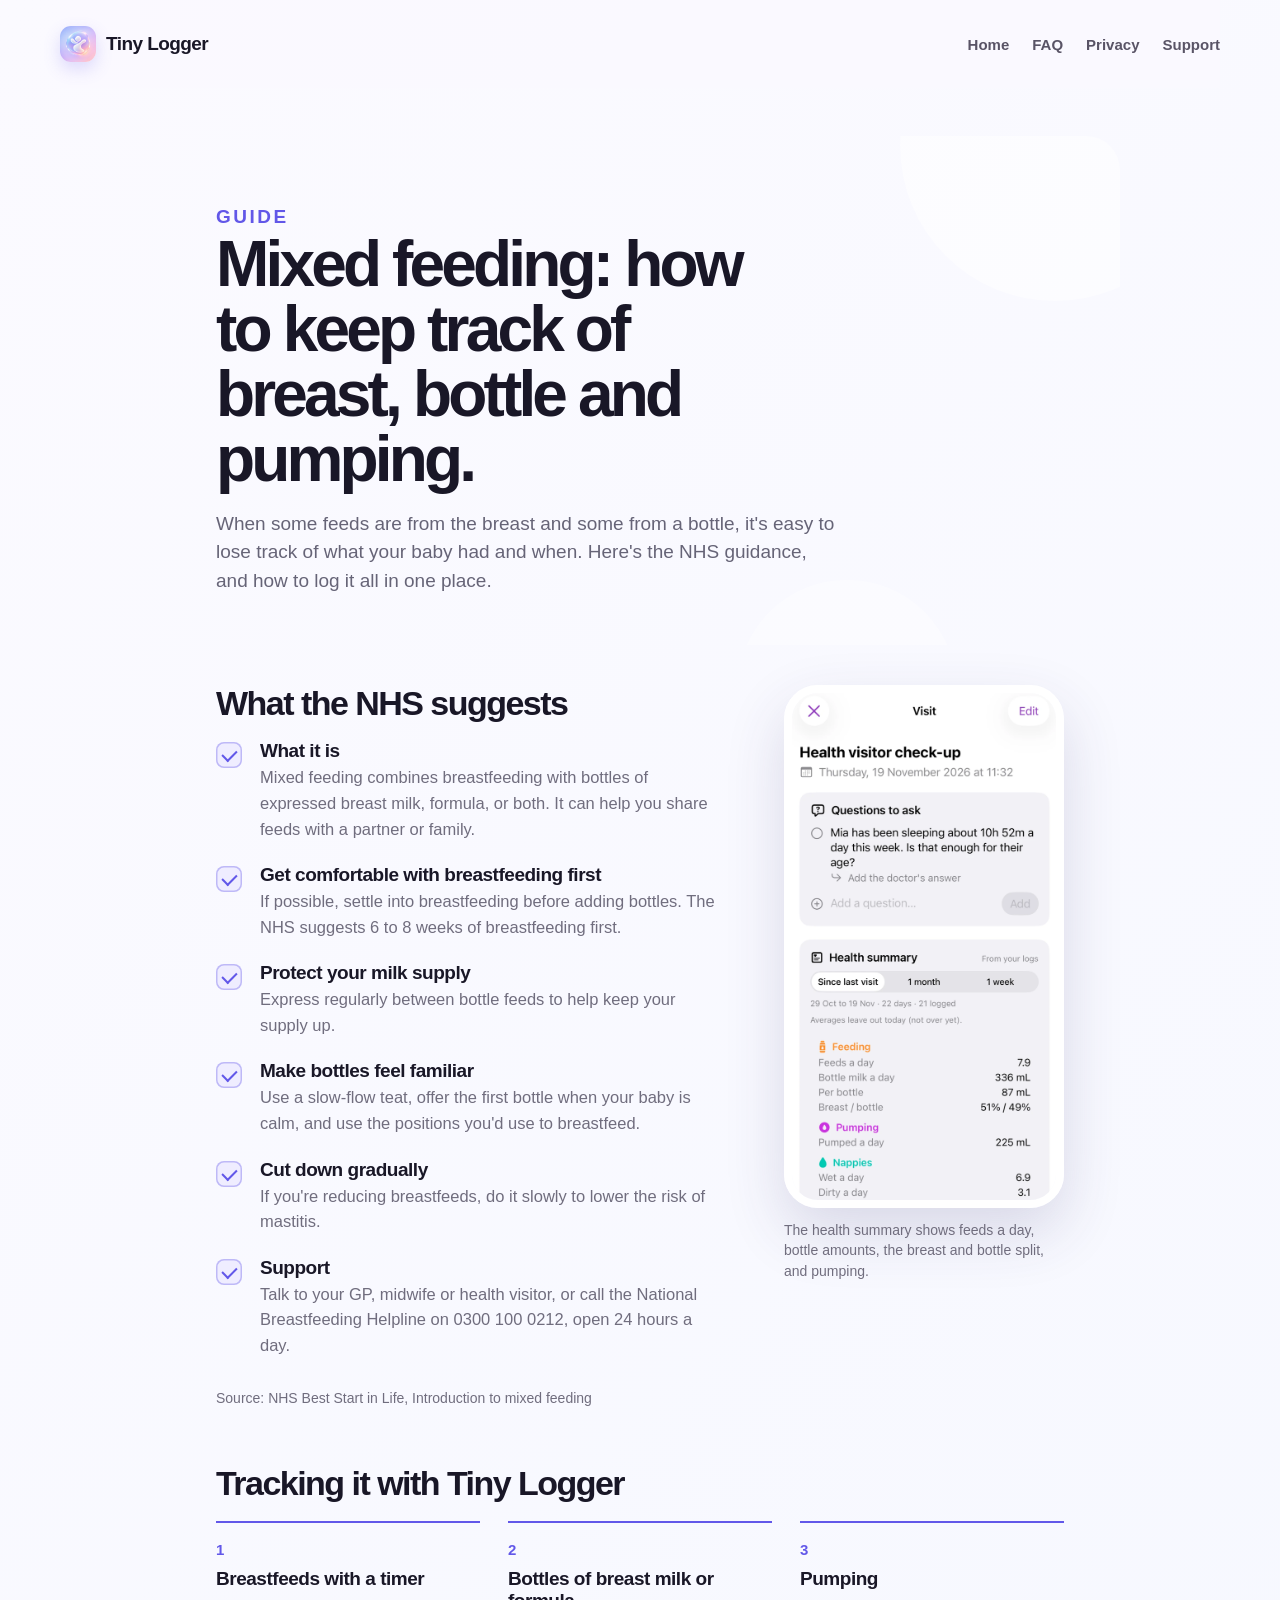
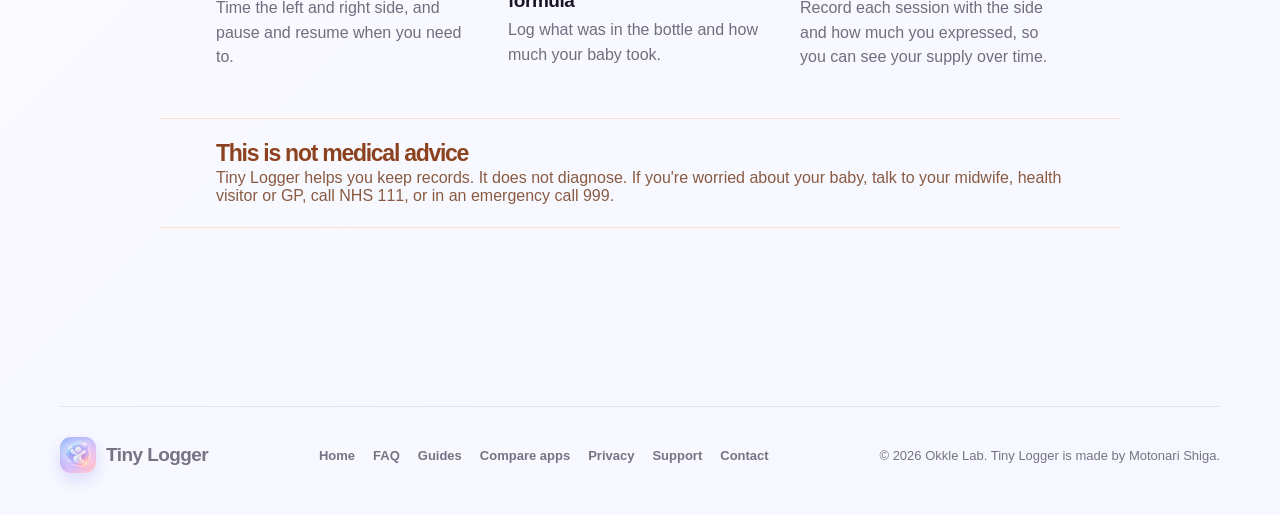
<file: mixed-feeding.html>
<!doctype html>
<html lang="en">
<head>
  <meta charset="utf-8">
  <meta name="viewport" content="width=device-width, initial-scale=1">
  <title>Mixed Feeding: How to Keep Track of Breast, Bottle and Pumping</title>
  <meta name="description" content="NHS guidance on mixed feeding (breast and bottle) and a simple way to track breastfeeds, bottles of breast milk or formula, and pumping with the Tiny Logger baby tracker.">
  <link rel="canonical" href="https://okkle-lab.github.io/tiny-logger/mixed-feeding.html">
  <meta property="og:type" content="website">
  <meta property="og:site_name" content="Tiny Logger">
  <meta property="og:title" content="Mixed Feeding: How to Keep Track of Breast, Bottle and Pumping">
  <meta property="og:description" content="NHS guidance on mixed feeding (breast and bottle) and a simple way to track breastfeeds, bottles of breast milk or formula, and pumping with the Tiny Logger baby tracker.">
  <meta property="og:image" content="https://okkle-lab.github.io/tiny-logger/today-preview.png">
  <meta property="og:url" content="https://okkle-lab.github.io/tiny-logger/mixed-feeding.html">
  <meta name="twitter:card" content="summary_large_image">
  <meta name="apple-itunes-app" content="app-id=6794941378">
  <link rel="icon" href="./tiny-logger-icon.png">
  <link rel="stylesheet" href="./style.css">
  <link rel="stylesheet" href="./overrides.css">
  <link rel="stylesheet" href="./pages.css">
  <script type="application/ld+json">
{
  "@context": "https://schema.org",
  "@type": "Article",
  "headline": "Mixed feeding: how to keep track of breast, bottle and pumping",
  "description": "NHS guidance on mixed feeding (breast and bottle) and a simple way to track breastfeeds, bottles of breast milk or formula, and pumping with the Tiny Logger baby tracker.",
  "author": {
    "@type": "Person",
    "name": "Motonari Shiga"
  },
  "publisher": {
    "@type": "Organization",
    "@id": "https://okkle-lab.github.io/tiny-logger/#org",
    "name": "Okkle Lab"
  },
  "datePublished": "2026-11-19",
  "dateModified": "2026-11-19",
  "mainEntityOfPage": "https://okkle-lab.github.io/tiny-logger/mixed-feeding.html",
  "inLanguage": "en-GB",
  "about": [
    {
      "@type": "Thing",
      "name": "Mixed feeding"
    },
    {
      "@type": "MobileApplication",
      "name": "Tiny Logger",
      "url": "https://apps.apple.com/gb/app/tiny-logger/id6794941378"
    }
  ]
}
  </script>
</head>
<body class="information-page guide-page">
  <header class="site-header"><div class="header-inner"><a class="brand" href="./index.html"><img class="brand-logo" src="./tiny-logger-icon.png" alt=""><span>Tiny Logger</span></a><nav><a href="./index.html">Home</a><a href="./faq.html">FAQ</a><a href="./privacy.html">Privacy</a><a href="./support.html">Support</a></nav></div></header>
  <main class="info-main">
    <section class="info-hero"><p class="home-eyebrow">Guide</p><h1>Mixed feeding: how to keep track of breast, bottle and pumping.</h1><p>When some feeds are from the breast and some from a bottle, it's easy to lose track of what your baby had and when. Here's the NHS guidance, and how to log it all in one place.</p></section>
    <div class="guide-layout">
      <section>
        <h2 class="section-title">What the NHS suggests</h2>
        <ul class="checklist">
          <li><strong>What it is</strong><span>Mixed feeding combines breastfeeding with bottles of expressed breast milk, formula, or both. It can help you share feeds with a partner or family.</span></li>
          <li><strong>Get comfortable with breastfeeding first</strong><span>If possible, settle into breastfeeding before adding bottles. The NHS suggests 6 to 8 weeks of breastfeeding first.</span></li>
          <li><strong>Protect your milk supply</strong><span>Express regularly between bottle feeds to help keep your supply up.</span></li>
          <li><strong>Make bottles feel familiar</strong><span>Use a slow-flow teat, offer the first bottle when your baby is calm, and use the positions you'd use to breastfeed.</span></li>
          <li><strong>Cut down gradually</strong><span>If you're reducing breastfeeds, do it slowly to lower the risk of mastitis.</span></li>
          <li><strong>Support</strong><span>Talk to your GP, midwife or health visitor, or call the National Breastfeeding Helpline on 0300 100 0212, open 24 hours a day.</span></li>
        </ul>
        <p class="compare-note" style="padding:0;margin:8px 0 0">Source: NHS Best Start in Life, <a href="https://www.nhs.uk/best-start-in-life/baby/feeding-your-baby/mixed-feeding/introduction-to-mixed-feeding/" target="_blank" rel="noopener">Introduction to mixed feeding</a></p>
      </section>
      <figure class="guide-phone">
        <img src="./feature-visit.png" alt="Tiny Logger health summary showing feeds a day, bottle milk a day, and the split between breast and bottle" width="640" height="1229" loading="lazy">
        <figcaption>The health summary shows feeds a day, bottle amounts, the breast and bottle split, and pumping.</figcaption>
      </figure>
    </div>
    <div class="steps-wrap">
      <h2 class="section-title">Tracking it with Tiny Logger</h2>
      <ol class="steps">
        <li><strong>Breastfeeds with a timer</strong><span>Time the left and right side, and pause and resume when you need to.</span></li>
        <li><strong>Bottles of breast milk or formula</strong><span>Log what was in the bottle and how much your baby took.</span></li>
        <li><strong>Pumping</strong><span>Record each session with the side and how much you expressed, so you can see your supply over time.</span></li>
      </ol>
    </div>
    <section class="urgent-note"><div><h2>This is not medical advice</h2><p>Tiny Logger helps you keep records. It does not diagnose. If you're worried about your baby, talk to your midwife, health visitor or GP, call NHS 111, or in an emergency call 999.</p></div></section>
  </main>
  <footer class="site-footer"><a class="brand" href="./index.html"><img class="brand-logo" src="./tiny-logger-icon.png" alt=""><span>Tiny Logger</span></a><div class="footer-links"><a href="./index.html">Home</a><a href="./faq.html">FAQ</a><a href="./guides.html">Guides</a><a href="./compare.html">Compare apps</a><a href="./privacy.html">Privacy</a><a href="./support.html">Support</a><a href="mailto:admin@okklelab.com">Contact</a></div><p>© 2026 Okkle Lab. Tiny Logger is made by Motonari Shiga.</p></footer>
</body>
</html>
</file>
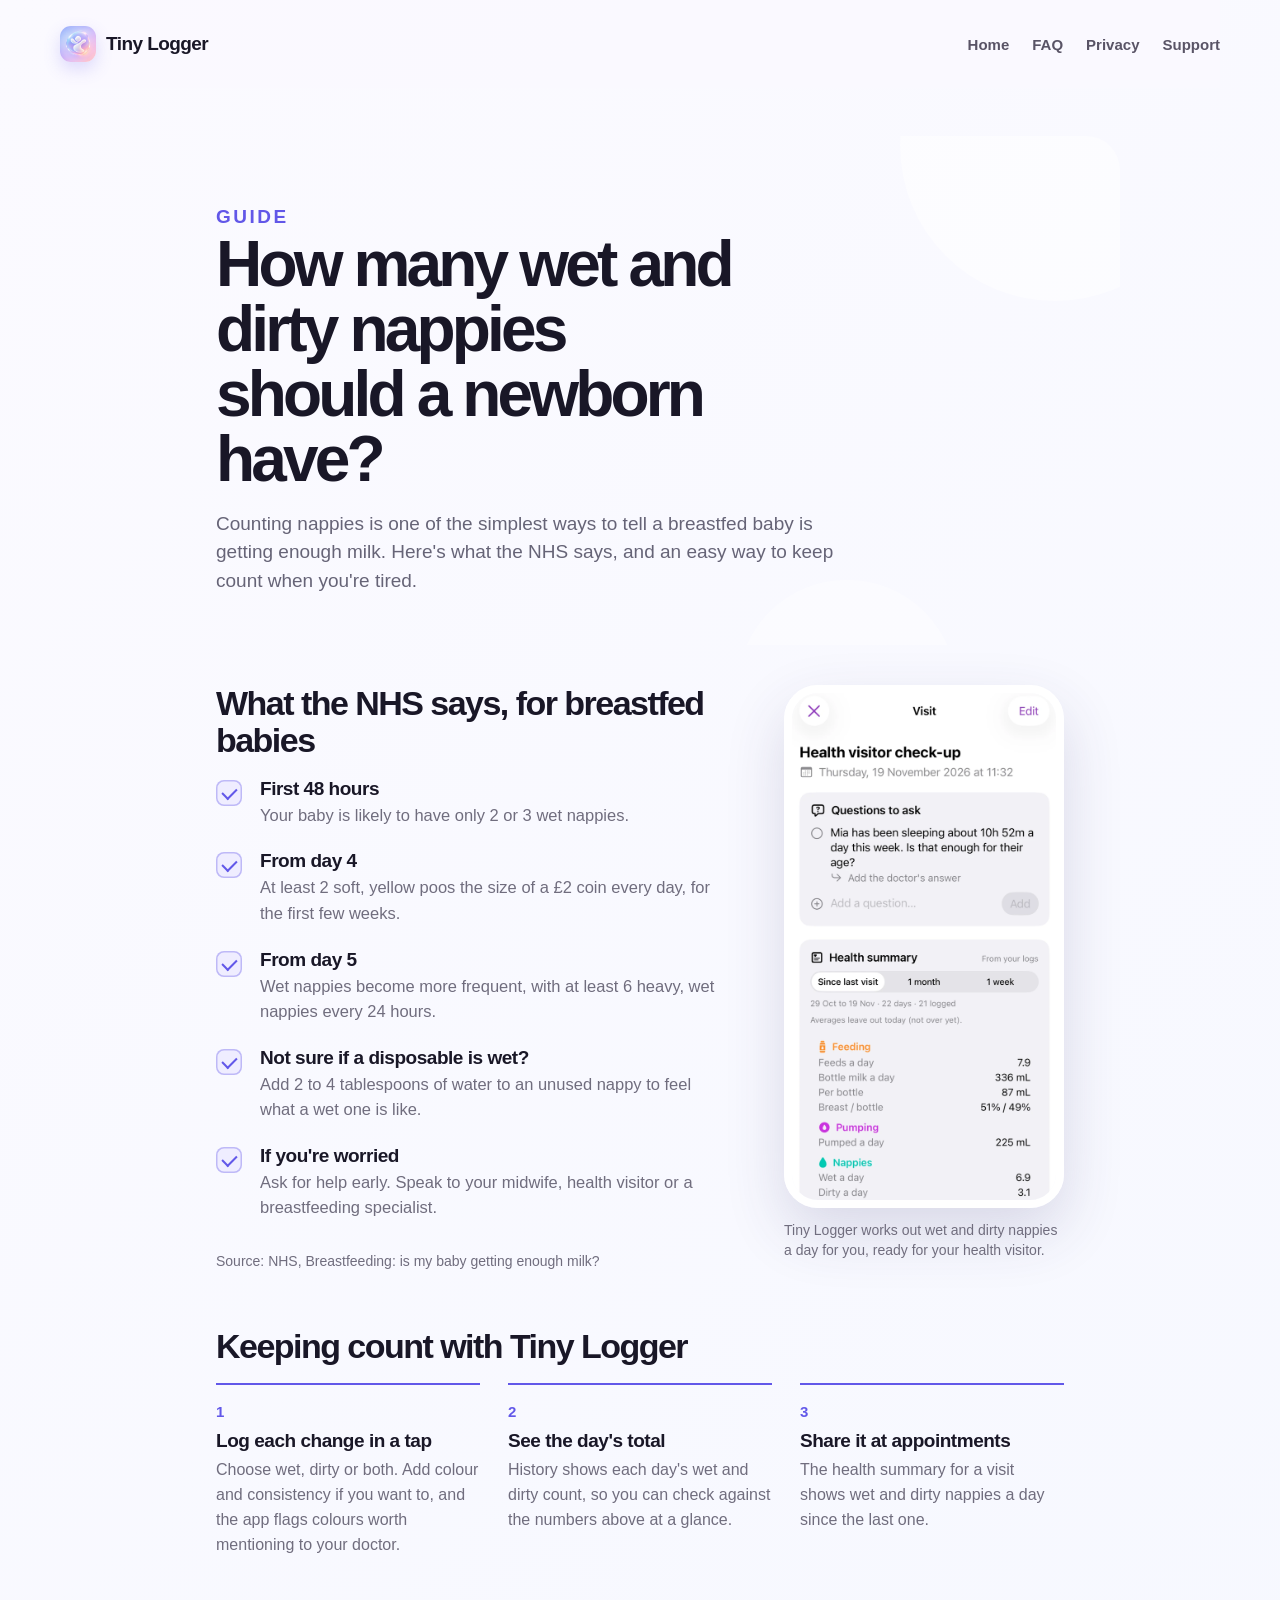
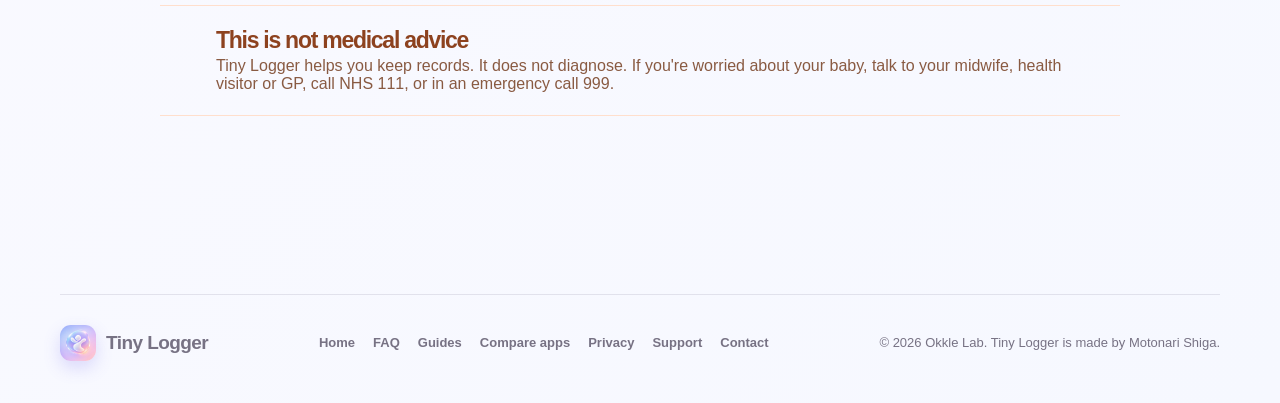
<file: nappies.html>
<!doctype html>
<html lang="en">
<head>
  <meta charset="utf-8">
  <meta name="viewport" content="width=device-width, initial-scale=1">
  <title>How Many Wet and Dirty Nappies Should a Newborn Have? (NHS Guide)</title>
  <meta name="description" content="What the NHS says about wet and dirty nappies for a breastfed newborn, day by day, and how to keep count at night with the Tiny Logger baby tracker app.">
  <link rel="canonical" href="https://okkle-lab.github.io/tiny-logger/nappies.html">
  <meta property="og:type" content="website">
  <meta property="og:site_name" content="Tiny Logger">
  <meta property="og:title" content="How Many Wet and Dirty Nappies Should a Newborn Have? (NHS Guide)">
  <meta property="og:description" content="What the NHS says about wet and dirty nappies for a breastfed newborn, day by day, and how to keep count at night with the Tiny Logger baby tracker app.">
  <meta property="og:image" content="https://okkle-lab.github.io/tiny-logger/today-preview.png">
  <meta property="og:url" content="https://okkle-lab.github.io/tiny-logger/nappies.html">
  <meta name="twitter:card" content="summary_large_image">
  <meta name="apple-itunes-app" content="app-id=6794941378">
  <link rel="icon" href="./tiny-logger-icon.png">
  <link rel="stylesheet" href="./style.css">
  <link rel="stylesheet" href="./overrides.css">
  <link rel="stylesheet" href="./pages.css">
  <script type="application/ld+json">
{
  "@context": "https://schema.org",
  "@type": "Article",
  "headline": "How many wet and dirty nappies should a newborn have?",
  "description": "What the NHS says about wet and dirty nappies for a breastfed newborn, day by day, and how to keep count at night with the Tiny Logger baby tracker app.",
  "author": {
    "@type": "Person",
    "name": "Motonari Shiga"
  },
  "publisher": {
    "@type": "Organization",
    "@id": "https://okkle-lab.github.io/tiny-logger/#org",
    "name": "Okkle Lab"
  },
  "datePublished": "2026-11-19",
  "dateModified": "2026-11-19",
  "mainEntityOfPage": "https://okkle-lab.github.io/tiny-logger/nappies.html",
  "inLanguage": "en-GB",
  "about": [
    {
      "@type": "Thing",
      "name": "Newborn nappies"
    },
    {
      "@type": "MobileApplication",
      "name": "Tiny Logger",
      "url": "https://apps.apple.com/gb/app/tiny-logger/id6794941378"
    }
  ]
}
  </script>
</head>
<body class="information-page guide-page">
  <header class="site-header"><div class="header-inner"><a class="brand" href="./index.html"><img class="brand-logo" src="./tiny-logger-icon.png" alt=""><span>Tiny Logger</span></a><nav><a href="./index.html">Home</a><a href="./faq.html">FAQ</a><a href="./privacy.html">Privacy</a><a href="./support.html">Support</a></nav></div></header>
  <main class="info-main">
    <section class="info-hero"><p class="home-eyebrow">Guide</p><h1>How many wet and dirty nappies should a newborn have?</h1><p>Counting nappies is one of the simplest ways to tell a breastfed baby is getting enough milk. Here's what the NHS says, and an easy way to keep count when you're tired.</p></section>
    <div class="guide-layout">
      <section>
        <h2 class="section-title">What the NHS says, for breastfed babies</h2>
        <ul class="checklist">
          <li><strong>First 48 hours</strong><span>Your baby is likely to have only 2 or 3 wet nappies.</span></li>
          <li><strong>From day 4</strong><span>At least 2 soft, yellow poos the size of a £2 coin every day, for the first few weeks.</span></li>
          <li><strong>From day 5</strong><span>Wet nappies become more frequent, with at least 6 heavy, wet nappies every 24 hours.</span></li>
          <li><strong>Not sure if a disposable is wet?</strong><span>Add 2 to 4 tablespoons of water to an unused nappy to feel what a wet one is like.</span></li>
          <li><strong>If you're worried</strong><span>Ask for help early. Speak to your midwife, health visitor or a breastfeeding specialist.</span></li>
        </ul>
        <p class="compare-note" style="padding:0;margin:8px 0 0">Source: NHS, <a href="https://www.nhs.uk/conditions/baby/breastfeeding-and-bottle-feeding/breastfeeding-problems/enough-milk/" target="_blank" rel="noopener">Breastfeeding: is my baby getting enough milk?</a></p>
      </section>
      <figure class="guide-phone">
        <img src="./feature-visit.png" alt="Tiny Logger health summary showing wet and dirty nappies a day since the last visit" width="640" height="1229" loading="lazy">
        <figcaption>Tiny Logger works out wet and dirty nappies a day for you, ready for your health visitor.</figcaption>
      </figure>
    </div>
    <div class="steps-wrap">
      <h2 class="section-title">Keeping count with Tiny Logger</h2>
      <ol class="steps">
        <li><strong>Log each change in a tap</strong><span>Choose wet, dirty or both. Add colour and consistency if you want to, and the app flags colours worth mentioning to your doctor.</span></li>
        <li><strong>See the day's total</strong><span>History shows each day's wet and dirty count, so you can check against the numbers above at a glance.</span></li>
        <li><strong>Share it at appointments</strong><span>The health summary for a visit shows wet and dirty nappies a day since the last one.</span></li>
      </ol>
    </div>
    <section class="urgent-note"><div><h2>This is not medical advice</h2><p>Tiny Logger helps you keep records. It does not diagnose. If you're worried about your baby, talk to your midwife, health visitor or GP, call NHS 111, or in an emergency call 999.</p></div></section>
  </main>
  <footer class="site-footer"><a class="brand" href="./index.html"><img class="brand-logo" src="./tiny-logger-icon.png" alt=""><span>Tiny Logger</span></a><div class="footer-links"><a href="./index.html">Home</a><a href="./faq.html">FAQ</a><a href="./guides.html">Guides</a><a href="./compare.html">Compare apps</a><a href="./privacy.html">Privacy</a><a href="./support.html">Support</a><a href="mailto:admin@okklelab.com">Contact</a></div><p>© 2026 Okkle Lab. Tiny Logger is made by Motonari Shiga.</p></footer>
</body>
</html>
</file>
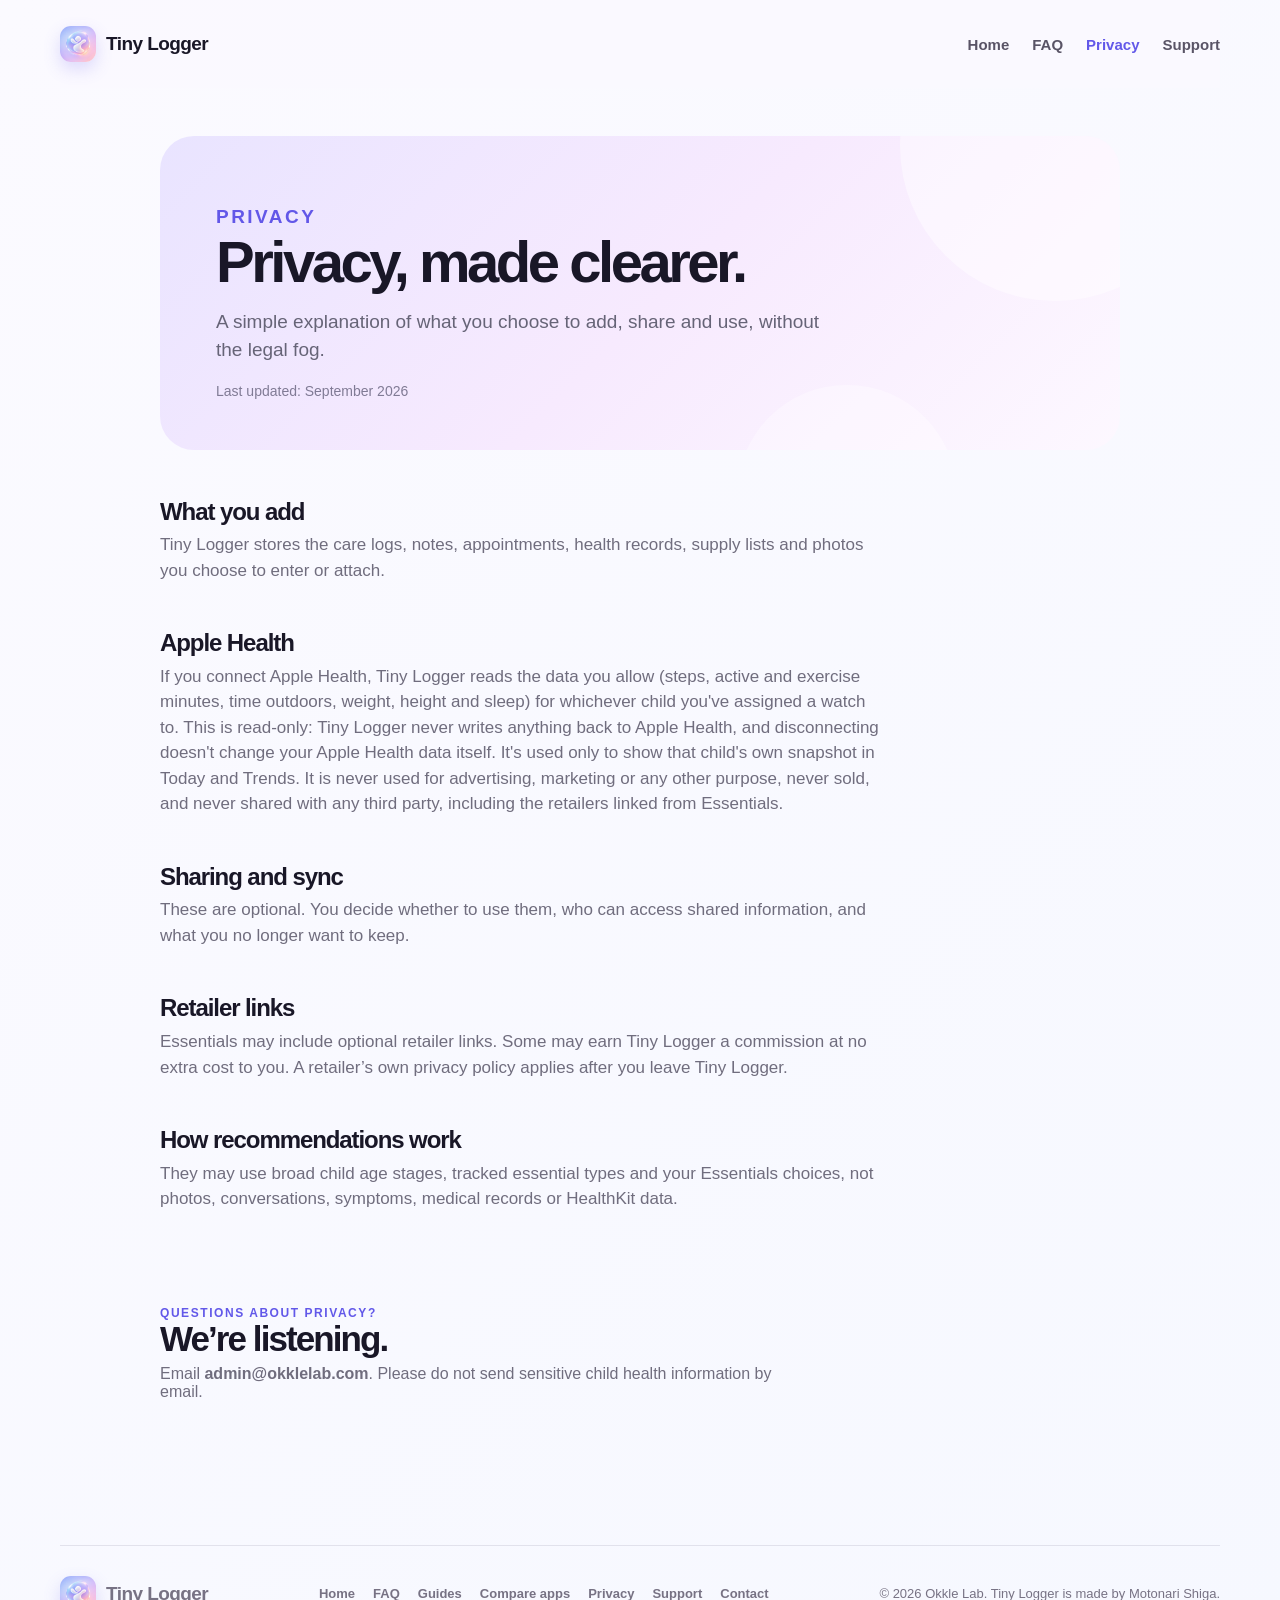
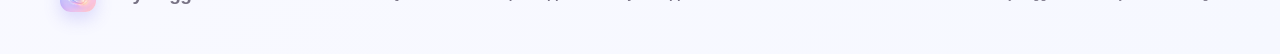
<file: privacy.html>
<!doctype html>
<html lang="en">
<head>
  <meta charset="utf-8">
  <meta name="viewport" content="width=device-width, initial-scale=1">
  <title>Tiny Logger Privacy: How the Baby Tracker Handles Your Data</title>
  <meta name="description" content="How Tiny Logger, the baby tracker for iPhone and iPad, handles your family's data: records stay on your devices and your own iCloud, sharing is optional, and data is never sold.">
  <link rel="canonical" href="https://okkle-lab.github.io/tiny-logger/privacy.html">
  <meta property="og:type" content="website">
  <meta property="og:site_name" content="Tiny Logger">
  <meta property="og:title" content="Tiny Logger Privacy: How the Baby Tracker Handles Your Data">
  <meta property="og:description" content="How Tiny Logger, the baby tracker for iPhone and iPad, handles your family's data: records stay on your devices and your own iCloud, sharing is optional, and data is never sold.">
  <meta property="og:image" content="https://okkle-lab.github.io/tiny-logger/today-preview.png">
  <meta property="og:url" content="https://okkle-lab.github.io/tiny-logger/privacy.html">
  <meta name="twitter:card" content="summary_large_image">
  <meta name="apple-itunes-app" content="app-id=6794941378">
  <link rel="icon" href="./tiny-logger-icon.png">
  <link rel="stylesheet" href="./style.css">
  <link rel="stylesheet" href="./overrides.css">
</head>
<body class="information-page">
  <header class="site-header"><div class="header-inner"><a class="brand" href="./index.html"><img class="brand-logo" src="./tiny-logger-icon.png" alt=""><span>Tiny Logger</span></a><nav><a href="./index.html">Home</a><a href="./faq.html">FAQ</a><a href="./privacy.html" aria-current="page">Privacy</a><a href="./support.html">Support</a></nav></div></header>
  <main class="info-main">
    <section class="info-hero privacy-hero"><p class="home-eyebrow">Privacy</p><h1>Privacy, made clearer.</h1><p>A simple explanation of what you choose to add, share and use, without the legal fog.</p><span class="updated-date">Last updated: September 2026</span></section>
    <section class="legal-stack">
      <article class="legal-card"><h2>What you add</h2><p>Tiny Logger stores the care logs, notes, appointments, health records, supply lists and photos you choose to enter or attach.</p></article>
      <article class="legal-card"><h2>Apple Health</h2><p>If you connect Apple Health, Tiny Logger reads the data you allow (steps, active and exercise minutes, time outdoors, weight, height and sleep) for whichever child you've assigned a watch to. This is read-only: Tiny Logger never writes anything back to Apple Health, and disconnecting doesn't change your Apple Health data itself. It's used only to show that child's own snapshot in Today and Trends. It is never used for advertising, marketing or any other purpose, never sold, and never shared with any third party, including the retailers linked from Essentials.</p></article>
      <article class="legal-card"><h2>Sharing and sync</h2><p>These are optional. You decide whether to use them, who can access shared information, and what you no longer want to keep.</p></article>
      <article class="legal-card"><h2>Retailer links</h2><p>Essentials may include optional retailer links. Some may earn Tiny Logger a commission at no extra cost to you. A retailer’s own privacy policy applies after you leave Tiny Logger.</p></article>
      <article class="legal-card"><h2>How recommendations work</h2><p>They may use broad child age stages, tracked essential types and your Essentials choices, not photos, conversations, symptoms, medical records or HealthKit data.</p></article>
    </section>
    <section class="contact-panel"><p class="home-eyebrow">Questions about privacy?</p><h2>We’re listening.</h2><p>Email <a href="mailto:admin@okklelab.com">admin@okklelab.com</a>. Please do not send sensitive child health information by email.</p></section>
  </main>
  <footer class="site-footer"><a class="brand" href="./index.html"><img class="brand-logo" src="./tiny-logger-icon.png" alt=""><span>Tiny Logger</span></a><div class="footer-links"><a href="./index.html">Home</a><a href="./faq.html">FAQ</a><a href="./guides.html">Guides</a><a href="./compare.html">Compare apps</a><a href="./privacy.html">Privacy</a><a href="./support.html">Support</a><a href="mailto:admin@okklelab.com">Contact</a></div><p>© 2026 Okkle Lab. Tiny Logger is made by Motonari Shiga.</p></footer>
</body>
</html>
</file>
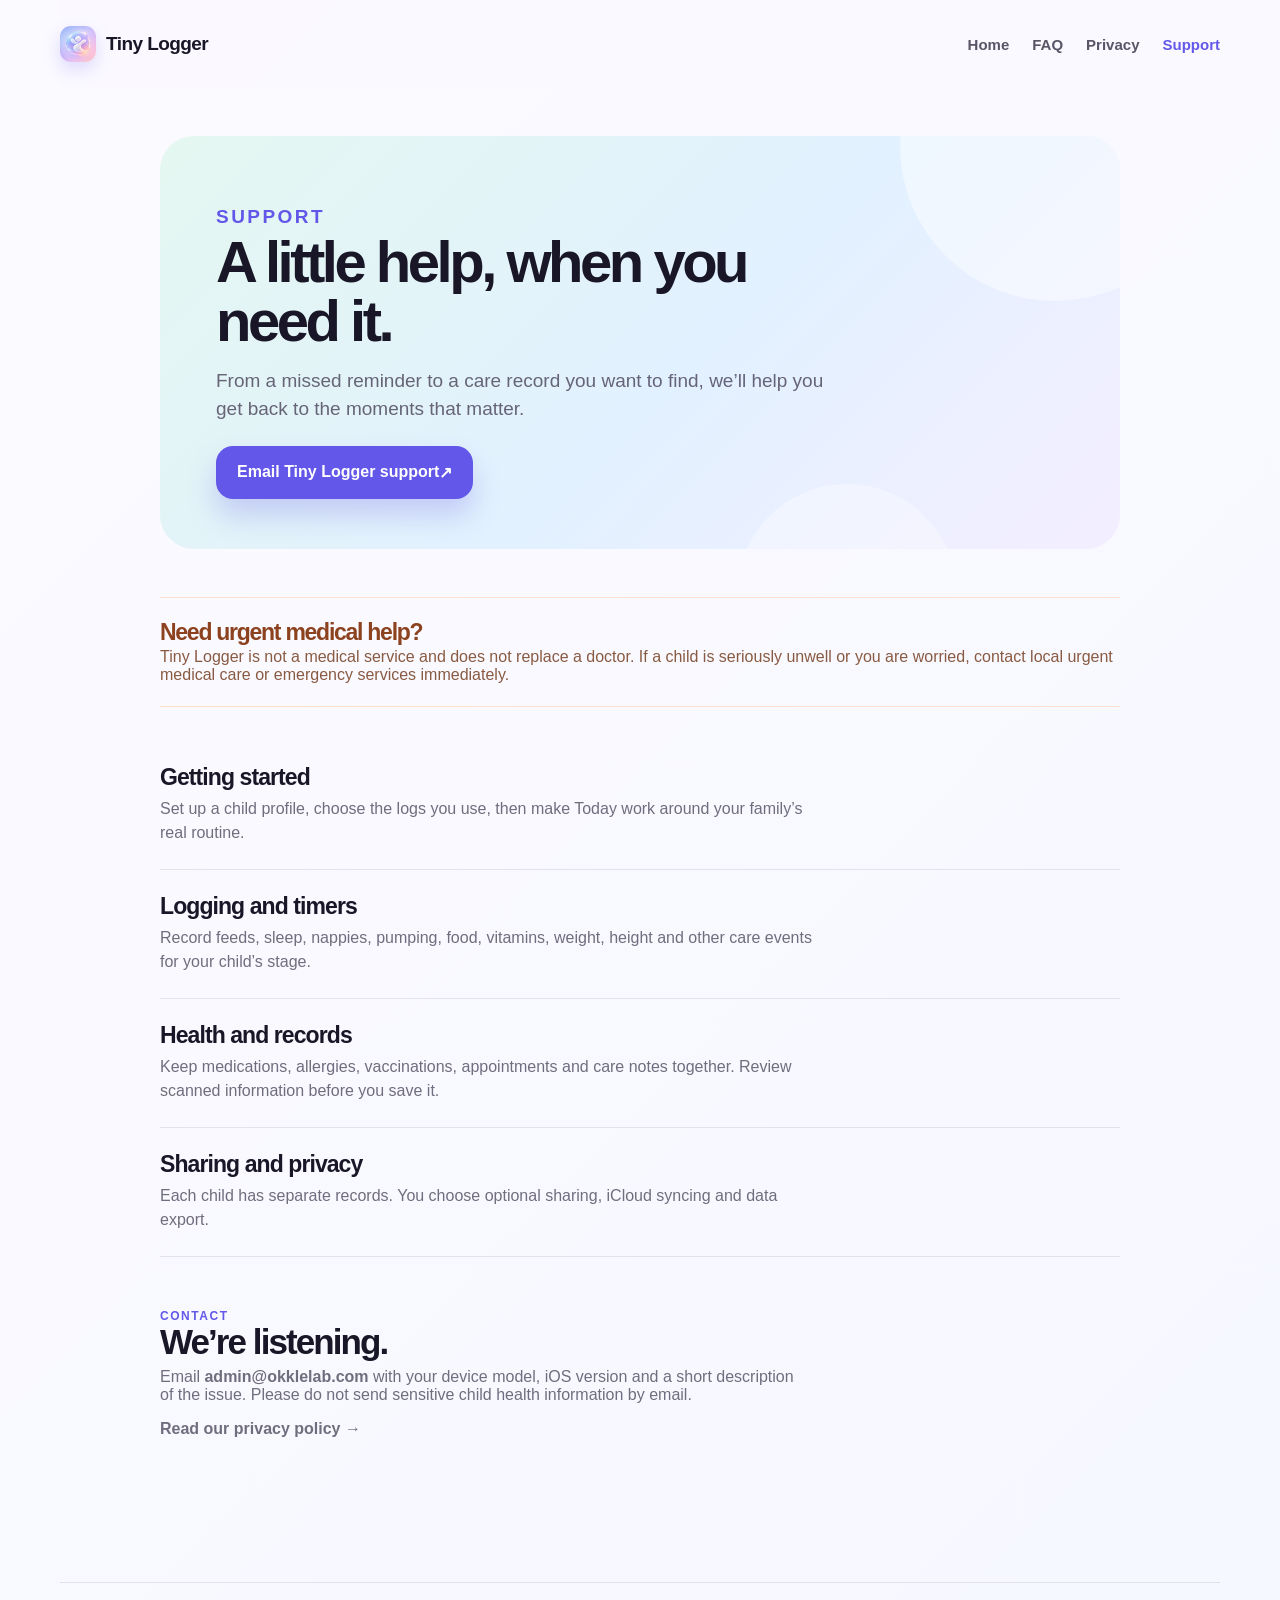
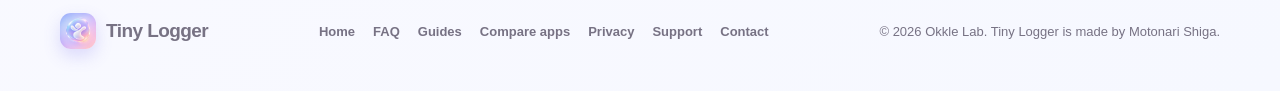
<file: support.html>
<!doctype html>
<html lang="en">
<head>
  <meta charset="utf-8">
  <meta name="viewport" content="width=device-width, initial-scale=1">
  <title>Tiny Logger Support: Baby Tracker Help</title>
  <meta name="description" content="Help with Tiny Logger, the free baby tracker and family care app for iPhone and iPad: setting up child profiles, logging feeds, sleep and nappies, health records, sharing and privacy.">
  <link rel="canonical" href="https://okkle-lab.github.io/tiny-logger/support.html">
  <meta property="og:type" content="website">
  <meta property="og:site_name" content="Tiny Logger">
  <meta property="og:title" content="Tiny Logger Support: Baby Tracker Help">
  <meta property="og:description" content="Help with Tiny Logger, the free baby tracker and family care app for iPhone and iPad: setting up child profiles, logging feeds, sleep and nappies, health records, sharing and privacy.">
  <meta property="og:image" content="https://okkle-lab.github.io/tiny-logger/today-preview.png">
  <meta property="og:url" content="https://okkle-lab.github.io/tiny-logger/support.html">
  <meta name="twitter:card" content="summary_large_image">
  <meta name="apple-itunes-app" content="app-id=6794941378">
  <link rel="icon" href="./tiny-logger-icon.png">
  <link rel="stylesheet" href="./style.css">
  <link rel="stylesheet" href="./overrides.css">
</head>
<body class="information-page">
  <header class="site-header"><div class="header-inner"><a class="brand" href="./index.html"><img class="brand-logo" src="./tiny-logger-icon.png" alt=""><span>Tiny Logger</span></a><nav><a href="./index.html">Home</a><a href="./faq.html">FAQ</a><a href="./privacy.html">Privacy</a><a href="./support.html" aria-current="page">Support</a></nav></div></header>
  <main class="info-main">
    <section class="info-hero support-hero"><p class="home-eyebrow">Support</p><h1>A little help, when you need it.</h1><p>From a missed reminder to a care record you want to find, we’ll help you get back to the moments that matter.</p><a class="notify-button" href="mailto:admin@okklelab.com?subject=Tiny%20Logger%20support">Email Tiny Logger support <span aria-hidden="true">↗</span></a></section>
    <section class="urgent-note"><div><h2>Need urgent medical help?</h2><p>Tiny Logger is not a medical service and does not replace a doctor. If a child is seriously unwell or you are worried, contact local urgent medical care or emergency services immediately.</p></div></section>
    <section class="support-grid"><article><h2>Getting started</h2><p>Set up a child profile, choose the logs you use, then make Today work around your family’s real routine.</p></article><article><h2>Logging and timers</h2><p>Record feeds, sleep, nappies, pumping, food, vitamins, weight, height and other care events for your child’s stage.</p></article><article><h2>Health and records</h2><p>Keep medications, allergies, vaccinations, appointments and care notes together. Review scanned information before you save it.</p></article><article><h2>Sharing and privacy</h2><p>Each child has separate records. You choose optional sharing, iCloud syncing and data export.</p></article></section>
    <section class="contact-panel"><p class="home-eyebrow">Contact</p><h2>We’re listening.</h2><p>Email <a href="mailto:admin@okklelab.com">admin@okklelab.com</a> with your device model, iOS version and a short description of the issue. Please do not send sensitive child health information by email.</p><a href="./privacy.html">Read our privacy policy <span>→</span></a></section>
  </main>
  <footer class="site-footer"><a class="brand" href="./index.html"><img class="brand-logo" src="./tiny-logger-icon.png" alt=""><span>Tiny Logger</span></a><div class="footer-links"><a href="./index.html">Home</a><a href="./faq.html">FAQ</a><a href="./guides.html">Guides</a><a href="./compare.html">Compare apps</a><a href="./privacy.html">Privacy</a><a href="./support.html">Support</a><a href="mailto:admin@okklelab.com">Contact</a></div><p>© 2026 Okkle Lab. Tiny Logger is made by Motonari Shiga.</p></footer>
</body>
</html>
</file>
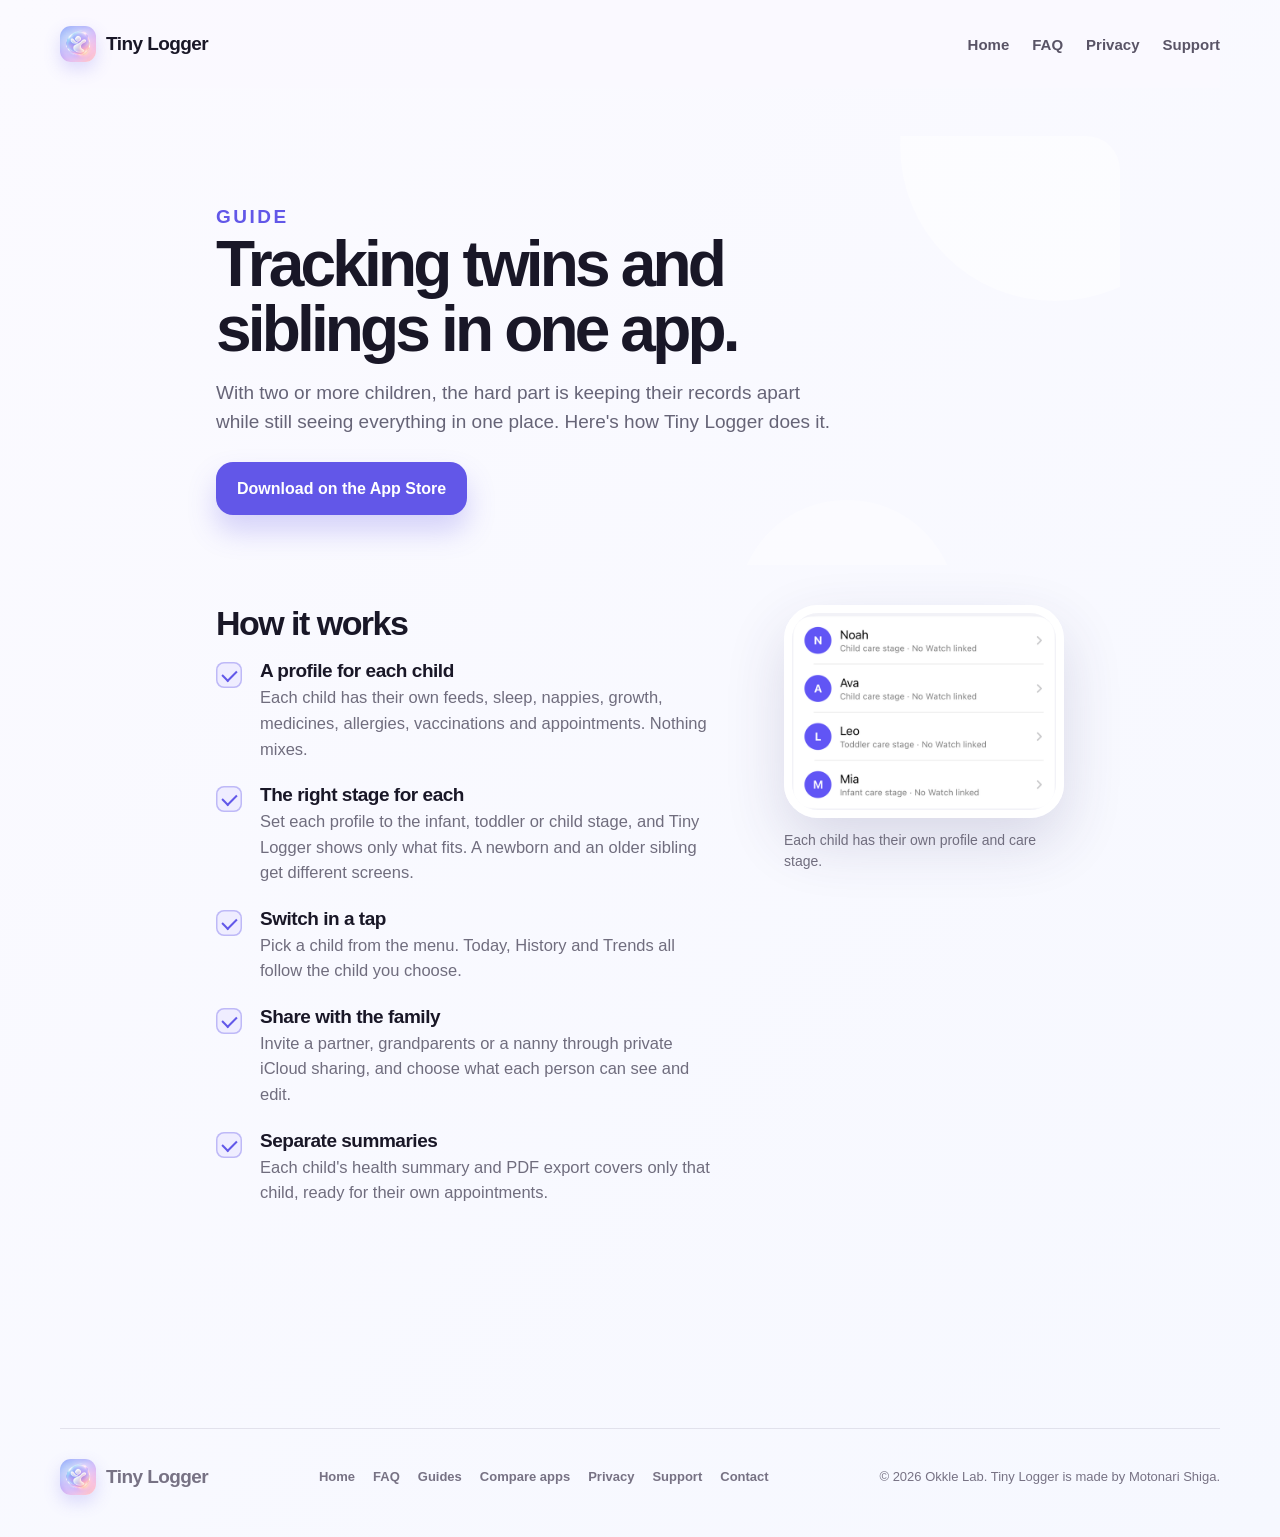
<file: twins-and-siblings.html>
<!doctype html>
<html lang="en">
<head>
  <meta charset="utf-8">
  <meta name="viewport" content="width=device-width, initial-scale=1">
  <title>Baby Tracker for Twins and Siblings: Separate Records for Each Child</title>
  <meta name="description" content="How to keep separate feeding, sleep, nappy and health records for twins and siblings in one baby tracker app, and share them with your partner, using Tiny Logger.">
  <link rel="canonical" href="https://okkle-lab.github.io/tiny-logger/twins-and-siblings.html">
  <meta property="og:type" content="website">
  <meta property="og:site_name" content="Tiny Logger">
  <meta property="og:title" content="Baby Tracker for Twins and Siblings: Separate Records for Each Child">
  <meta property="og:description" content="How to keep separate feeding, sleep, nappy and health records for twins and siblings in one baby tracker app, and share them with your partner, using Tiny Logger.">
  <meta property="og:image" content="https://okkle-lab.github.io/tiny-logger/today-preview.png">
  <meta property="og:url" content="https://okkle-lab.github.io/tiny-logger/twins-and-siblings.html">
  <meta name="twitter:card" content="summary_large_image">
  <meta name="apple-itunes-app" content="app-id=6794941378">
  <link rel="icon" href="./tiny-logger-icon.png">
  <link rel="stylesheet" href="./style.css">
  <link rel="stylesheet" href="./overrides.css">
  <link rel="stylesheet" href="./pages.css">
  <script type="application/ld+json">
{
  "@context": "https://schema.org",
  "@type": "Article",
  "headline": "Tracking twins and siblings in one baby tracker app",
  "description": "How to keep separate feeding, sleep, nappy and health records for twins and siblings in one baby tracker app, and share them with your partner, using Tiny Logger.",
  "author": {
    "@type": "Person",
    "name": "Motonari Shiga"
  },
  "publisher": {
    "@type": "Organization",
    "@id": "https://okkle-lab.github.io/tiny-logger/#org",
    "name": "Okkle Lab"
  },
  "datePublished": "2026-11-19",
  "dateModified": "2026-11-19",
  "mainEntityOfPage": "https://okkle-lab.github.io/tiny-logger/twins-and-siblings.html",
  "inLanguage": "en-GB",
  "about": [
    {
      "@type": "Thing",
      "name": "Twins and siblings"
    },
    {
      "@type": "MobileApplication",
      "name": "Tiny Logger",
      "url": "https://apps.apple.com/gb/app/tiny-logger/id6794941378"
    }
  ]
}
  </script>
</head>
<body class="information-page guide-page">
  <header class="site-header"><div class="header-inner"><a class="brand" href="./index.html"><img class="brand-logo" src="./tiny-logger-icon.png" alt=""><span>Tiny Logger</span></a><nav><a href="./index.html">Home</a><a href="./faq.html">FAQ</a><a href="./privacy.html">Privacy</a><a href="./support.html">Support</a></nav></div></header>
  <main class="info-main">
    <section class="info-hero"><p class="home-eyebrow">Guide</p><h1>Tracking twins and siblings in one app.</h1><p>With two or more children, the hard part is keeping their records apart while still seeing everything in one place. Here's how Tiny Logger does it.</p><a class="notify-button" href="https://apps.apple.com/gb/app/tiny-logger/id6794941378" target="_blank" rel="noopener">Download on the App Store</a></section>
    <div class="guide-layout">
      <section>
        <h2 class="section-title">How it works</h2>
        <ul class="checklist">
          <li><strong>A profile for each child</strong><span>Each child has their own feeds, sleep, nappies, growth, medicines, allergies, vaccinations and appointments. Nothing mixes.</span></li>
          <li><strong>The right stage for each</strong><span>Set each profile to the infant, toddler or child stage, and Tiny Logger shows only what fits. A newborn and an older sibling get different screens.</span></li>
          <li><strong>Switch in a tap</strong><span>Pick a child from the menu. Today, History and Trends all follow the child you choose.</span></li>
          <li><strong>Share with the family</strong><span>Invite a partner, grandparents or a nanny through private iCloud sharing, and choose what each person can see and edit.</span></li>
          <li><strong>Separate summaries</strong><span>Each child's health summary and PDF export covers only that child, ready for their own appointments.</span></li>
        </ul>
      </section>
      <figure class="guide-phone">
        <img src="./feature-children.png" alt="Tiny Logger list of four children, each at their own care stage" width="640" height="478" loading="lazy">
        <figcaption>Each child has their own profile and care stage.</figcaption>
      </figure>
    </div>

  </main>
  <footer class="site-footer"><a class="brand" href="./index.html"><img class="brand-logo" src="./tiny-logger-icon.png" alt=""><span>Tiny Logger</span></a><div class="footer-links"><a href="./index.html">Home</a><a href="./faq.html">FAQ</a><a href="./guides.html">Guides</a><a href="./compare.html">Compare apps</a><a href="./privacy.html">Privacy</a><a href="./support.html">Support</a><a href="mailto:admin@okklelab.com">Contact</a></div><p>© 2026 Okkle Lab. Tiny Logger is made by Motonari Shiga.</p></footer>
</body>
</html>
</file>
<file: style.css>
:root{--ink:#191727;--muted:#706d7e;--purple:#6258e9;--purple2:#9689ed;--lavender:#efedff;--line:rgba(49,43,83,.11);--surface:rgba(255,255,255,.78)}
*{box-sizing:border-box}html{scroll-behavior:smooth}body{margin:0;color:var(--ink);font-family:-apple-system,BlinkMacSystemFont,"SF Pro Display","Helvetica Neue",Arial,sans-serif;background:radial-gradient(circle at 10% 0,#eae6ff 0,transparent 31rem),radial-gradient(circle at 92% 16%,#ffdfe9 0,transparent 29rem),radial-gradient(circle at 66% 60%,#e5f5fb 0,transparent 31rem),#f8f8fc}a{color:inherit;text-decoration:none}.site-header,.home-main,.info-main,.site-footer{width:min(1160px,calc(100% - 40px));margin:0 auto}.site-header{min-height:88px;display:flex;align-items:center;justify-content:space-between;gap:24px}.header-inner{width:100%;display:flex;align-items:center;justify-content:space-between;gap:24px}.brand{display:inline-flex;align-items:center;gap:10px;font-size:19px;font-weight:760;letter-spacing:-.03em}.brand-logo,.brand-mark{width:36px;height:36px;border-radius:11px;object-fit:cover;box-shadow:0 7px 17px rgba(98,88,233,.2)}nav{display:flex;align-items:center;gap:23px;color:#595466;font-size:15px;font-weight:650}nav a:hover,.footer-links a:hover{color:var(--purple)}h1,h2,h3,p{margin-top:0}.eyebrow,.home-eyebrow{margin:0 0 15px;color:var(--purple);font-size:12px;font-weight:800;letter-spacing:.13em;text-transform:uppercase}h1{font-size:clamp(48px,6.7vw,79px);line-height:.99;letter-spacing:-.068em}h1 em{color:var(--purple);font-family:Georgia,"Times New Roman",serif;font-weight:500;letter-spacing:-.075em}h2{font-size:clamp(31px,4.2vw,51px);line-height:1.06;letter-spacing:-.055em}.notify-button{display:inline-flex;align-items:center;justify-content:center;min-height:53px;padding:0 21px;border-radius:17px;background:linear-gradient(135deg,#746af4,#574cde);color:#fff;font-weight:750;box-shadow:0 13px 27px rgba(91,78,220,.26)}
/* Home */
.home-hero{min-height:684px;display:grid;grid-template-columns:minmax(0,1fr) minmax(280px,430px);align-items:center;gap:clamp(40px,8vw,110px);padding:48px 30px 90px}.home-lead{max-width:540px;margin:0;color:var(--muted);font-size:clamp(18px,2vw,21px);line-height:1.52}.hero-actions{margin-top:29px}.hero-note{margin:15px 0 0;color:#8b8799;font-size:14px}.phone-stage{position:relative;display:grid;place-items:center}.phone-stage:before,.phone-stage:after{position:absolute;border-radius:50%;content:"";filter:blur(3px)}.phone-stage:before{width:380px;height:380px;background:radial-gradient(circle,#e2ddff 0,rgba(226,221,255,0) 70%)}.phone-stage:after{width:185px;height:185px;background:radial-gradient(circle,#ffd9e7 0,rgba(255,217,231,0) 70%);right:-14px;bottom:15px}.phone-frame{position:relative;z-index:1;overflow:hidden;width:100%;max-width:390px;border:10px solid #252331;border-radius:48px;background:#252331;box-shadow:0 38px 60px rgba(39,34,71,.28),0 0 0 1px rgba(255,255,255,.4) inset;transform:rotate(3.5deg)}.phone-frame img{display:block;width:100%;height:auto;border-radius:38px}.how-it-helps{display:grid;grid-template-columns:.75fr 1.25fr;gap:75px;padding:104px 30px;border-top:1px solid var(--line)}.help-list{border-top:1px solid var(--line)}.help-list article{display:grid;grid-template-columns:64px 1fr;gap:20px;padding:25px 0;border-bottom:1px solid var(--line)}.help-list span{color:var(--purple);font-size:22px;font-weight:850}.help-list h3{margin:0 0 7px;font-size:23px;letter-spacing:-.04em}.help-list p{margin:0;color:var(--muted);font-size:16px;line-height:1.48}.product-story{position:relative;padding:34px 30px 104px}.product-story:before{position:absolute;z-index:-1;width:300px;height:300px;border-radius:50%;background:radial-gradient(circle,#dff4ec,rgba(223,244,236,0) 68%);content:"";right:-80px;top:20px}.story-heading{max-width:700px;margin-bottom:42px}.product-grid{display:grid;grid-template-columns:1.05fr .95fr;gap:22px;align-items:stretch}.story-screen{padding:25px;display:grid;place-items:center;border-radius:31px;background:linear-gradient(145deg,#edeaff,#faf9ff);border:1px solid #e2dff4;box-shadow:0 20px 42px rgba(57,47,107,.09)}.story-screen .phone-frame{max-width:295px;transform:rotate(-2deg)}.story-copy{display:grid;gap:16px}.story-card,.essentials-card{padding:27px;border:1px solid var(--line);border-radius:27px;background:var(--surface);box-shadow:0 14px 34px rgba(57,47,107,.05)}.essentials-card{color:#fff;border:0;background:linear-gradient(135deg,#dd7547,#f2a36e);box-shadow:0 21px 42px rgba(190,100,55,.22)}.app-icon,.story-icon,.support-icon{display:grid;place-items:center;width:50px;height:50px;margin-bottom:18px;border-radius:17px;font-size:22px;font-weight:800}.app-icon{grid-template-columns:repeat(2,9px);grid-template-rows:repeat(2,9px);gap:4px;background:#fff;color:#d26d40}.app-icon i{display:block;width:9px;height:9px;border-radius:3px;background:currentColor}.essentials-card .app-icon{color:#df7547}.story-icon,.support-icon{width:47px;height:47px;border-radius:16px}.lavender{background:#e8e4ff;color:#6758e6}.peach{background:#fde6d8;color:#c46a34}.sage{background:#ddf1e8;color:#418d72}.blue{background:#dfe9ff;color:#3f66c9}.plum{background:#f6e4ef;color:#a6447e}.story-card h3,.essentials-card h3{margin:0 0 7px;font-size:22px;letter-spacing:-.04em}.story-card p{margin:0;color:var(--muted);line-height:1.5}.essentials-card p{margin:0;color:rgba(255,255,255,.88);line-height:1.5}.disclosure{display:inline-block;margin-top:15px;padding:7px 10px;border-radius:10px;background:rgba(255,255,255,.18);color:#fff;font-size:12px;font-weight:750}.boundaries{margin:0 30px 100px;padding:34px 38px;border:1px solid rgba(99,88,225,.17);border-radius:27px;background:linear-gradient(120deg,rgba(233,229,255,.9),rgba(255,249,250,.9));display:grid;grid-template-columns:1fr auto;gap:30px;align-items:center}.boundaries h2{font-size:29px;margin:0 0 9px}.boundaries p{max-width:740px;margin:0;color:#625e70;line-height:1.55}.boundaries a{color:var(--purple);font-weight:800;white-space:nowrap}.site-footer{display:grid;grid-template-columns:1fr auto auto;align-items:center;gap:30px;padding:30px 0 42px;border-top:1px solid var(--line);color:#777284;font-size:13px}.footer-links{display:flex;gap:18px;font-weight:650}.site-footer p{margin:0}
/* Privacy and Support */
.info-main{max-width:920px;padding:72px 0}.info-hero{max-width:760px;margin:0 auto 54px;text-align:center}.info-hero h1{margin:0}.info-hero>p{max-width:660px;margin:20px auto 0;color:var(--muted);font-size:20px;line-height:1.55}.support-hero .notify-button{margin-top:27px}.urgent-note{display:flex;gap:16px;margin:0 auto 24px;padding:23px 25px;border:1px solid #ffdfcd;border-radius:24px;background:#fff1e8}.urgent-note>span{display:grid;place-items:center;width:32px;height:32px;flex:0 0 32px;border-radius:50%;background:#d66a39;color:#fff;font-weight:850}.urgent-note h2{margin:0 0 4px;font-size:23px;color:#8d421f}.urgent-note p{margin:0;color:#895a42}.support-grid{display:grid;grid-template-columns:repeat(2,minmax(0,1fr));gap:16px;margin:0 0 70px}.support-grid article,.legal-card{padding:27px;border:1px solid #e3dfef;border-radius:25px;background:var(--surface);box-shadow:0 14px 34px rgba(57,47,107,.05)}.support-grid h2,.legal-card h2{margin:0 0 7px;font-size:23px;letter-spacing:-.04em}.support-grid p,.legal-card p,.legal-card li{margin:0;color:var(--muted);line-height:1.52}.support-troubleshooting>h2{margin-bottom:22px}.contact-panel{margin:70px 0 0;padding:32px;border-radius:28px;color:#fff;background:linear-gradient(120deg,#6655e9,#927ce7);box-shadow:0 20px 44px rgba(93,72,194,.22)}.contact-panel .home-eyebrow{color:#e5e0ff}.contact-panel h2{margin:0 0 8px;font-size:35px}.contact-panel p{max-width:640px;margin:0;color:#f0edff}.contact-panel a{display:inline-block;margin-top:16px;color:#fff;font-weight:750}.contact-panel p a{margin:0}.legal-stack{display:grid;gap:16px}.privacy-hero{text-align:left;max-width:780px}.privacy-hero>p{margin-left:0}.trust-grid{display:grid;grid-template-columns:repeat(2,minmax(0,1fr));gap:16px;margin:0 0 48px}.trust-grid article{padding:26px;border:1px solid #e3dfef;border-radius:25px;background:var(--surface)}.trust-grid h2{margin:0 0 6px;font-size:23px}.trust-grid p{margin:0;color:var(--muted);line-height:1.5}.updated-date{display:inline-block;margin-top:20px;color:#9793a3;font-size:14px}
@media(max-width:760px){.site-header,.home-main,.info-main,.site-footer{width:min(100% - 28px,1160px)}.site-header{min-height:74px}.site-header nav{gap:14px;font-size:13px}.site-header nav a:first-child{display:none}.home-hero{min-height:auto;grid-template-columns:1fr;padding:55px 5px 80px;text-align:center}.home-lead{margin-left:auto;margin-right:auto}.phone-stage{margin-top:20px}.phone-frame{width:min(77vw,340px);transform:rotate(2.5deg)}.how-it-helps{grid-template-columns:1fr;gap:32px;padding:70px 5px}.product-story{padding:0 5px 70px}.product-grid{grid-template-columns:1fr}.story-screen{padding:24px}.story-screen .phone-frame{width:min(70vw,285px)}.boundaries{display:block;margin:0 5px 66px;padding:28px 24px}.boundaries a{display:inline-block;margin-top:17px}.info-main{padding:50px 0}.info-hero{text-align:left}.info-hero>p{margin-left:0}.support-grid,.trust-grid{grid-template-columns:1fr}.site-footer{grid-template-columns:1fr;gap:20px}}
</file>
<file: overrides.css>
/* Friendly product-page refinements. Loaded after style.css. */
body{background:radial-gradient(circle at 10% 0,#eae6ff 0,transparent 31rem),radial-gradient(circle at 92% 16%,#ffdfe9 0,transparent 29rem),radial-gradient(circle at 66% 60%,#e5f5fb 0,transparent 31rem),#f8f8fc}
.phone-stage:after{position:absolute;width:185px;height:185px;right:-14px;bottom:15px;border-radius:50%;background:radial-gradient(circle,#ffd9e7 0,rgba(255,217,231,0) 70%);content:"";filter:blur(3px)}
.app-places{padding:96px 30px 42px}.section-intro{max-width:720px;margin-bottom:38px}.section-intro>p:not(.eyebrow){max-width:630px;margin:18px 0 0;color:var(--muted);font-size:18px;line-height:1.55}.place-grid{display:grid;grid-template-columns:repeat(5,1fr);gap:14px}.place-card{min-height:255px;padding:23px;border:1px solid var(--line);border-radius:28px;background:rgba(255,255,255,.73);box-shadow:0 12px 28px rgba(57,47,107,.05)}.place-card h3{margin:0 0 8px;font-size:20px;letter-spacing:-.04em}.place-card p{margin:0;color:var(--muted);font-size:15px;line-height:1.48}.tab-icon{display:grid;place-items:center;width:52px;height:52px;margin-bottom:44px;border-radius:18px;font-size:28px;font-weight:800}.today-place{background:linear-gradient(145deg,#f1edff,#fbfaff)}.sun-icon{color:#6558e6;background:#e5e0ff}.essentials-place{background:linear-gradient(145deg,#fff3e8,#fffaf6)}.grid-icon{grid-template-columns:repeat(2,10px);grid-template-rows:repeat(2,10px);gap:4px;background:#ffe1ca;color:#d37341}.grid-icon i{width:10px;height:10px;border-radius:3px;background:currentColor}.log-place{background:linear-gradient(145deg,#e9f4ff,#f8fbff)}.plus-icon{color:#3583d2;background:#d8ebff}.journal-place{background:linear-gradient(145deg,#fceaf6,#fffaff)}.journal-icon{color:#a84e8e;background:#f5d9ea}.health-place{background:linear-gradient(145deg,#e7f7ef,#fafffc)}.health-icon{color:#438f74;background:#d9f0e4}
.essentials-feature{display:grid;grid-template-columns:1.05fr .95fr;gap:32px;align-items:center;margin:46px 30px 86px;padding:46px;border:1px solid rgba(223,117,71,.2);border-radius:34px;background:linear-gradient(135deg,#fff8f2,rgba(255,236,220,.83));box-shadow:0 20px 46px rgba(173,100,61,.1)}.essentials-copy h2{margin-bottom:18px}.essentials-copy>p:not(.eyebrow){max-width:555px;margin:0;color:#6d625e;font-size:18px;line-height:1.55}.essentials-points{display:grid;gap:10px;margin-top:25px;color:#a3532e;font-size:15px;font-weight:730}.restock-card{padding:30px;border-radius:28px;color:#fff;background:linear-gradient(135deg,#dd7547,#f1a36e);box-shadow:0 20px 38px rgba(190,100,55,.23)}.app-icon{display:grid;place-items:center;grid-template-columns:repeat(2,9px);grid-template-rows:repeat(2,9px);gap:4px;width:50px;height:50px;margin-bottom:18px;border-radius:17px;background:#fff;color:#df7547}.app-icon i{width:9px;height:9px;border-radius:3px;background:currentColor}.restock-label{margin:0 0 12px;color:rgba(255,255,255,.84);font-weight:750}.stock-ring{width:116px;height:116px;display:grid;place-content:center;margin:5px 0 20px;border:12px solid rgba(255,255,255,.23);border-top-color:#fff;border-radius:50%;text-align:center}.stock-ring strong{font-size:27px;letter-spacing:-.06em}.stock-ring span{font-size:13px}.restock-card h3{margin:0 0 6px;font-size:24px;letter-spacing:-.04em}.restock-card>p:last-child{margin:0;color:rgba(255,255,255,.86);line-height:1.5}.family-panels{display:grid;grid-template-columns:repeat(2,1fr);gap:16px;margin:0 30px 84px}.family-panels article{padding:30px;border:1px solid var(--line);border-radius:28px;background:rgba(255,255,255,.78)}.family-panels h3{margin:0 0 8px;font-size:24px;letter-spacing:-.04em}.family-panels p{margin:0;color:var(--muted);line-height:1.55}
@media(max-width:760px){.app-places{padding:70px 5px 28px}.place-grid{grid-template-columns:repeat(2,1fr)}.place-card{min-height:220px;padding:20px}.place-card:last-child{grid-column:span 2}.tab-icon{margin-bottom:28px}.essentials-feature{grid-template-columns:1fr;margin:34px 5px 62px;padding:28px}.restock-card{padding:27px}.family-panels{grid-template-columns:1fr;margin:0 5px 62px}}

/* The public site uses an editorial product flow rather than a grid of cards. */
.refreshed-home .site-header nav a[aria-current="page"],.information-page .site-header nav a[aria-current="page"]{color:var(--purple)}.sweep-hero{position:relative;min-height:700px;display:grid;grid-template-columns:1.02fr .98fr;align-items:center;gap:40px;margin:0 -40px;padding:100px max(40px,calc((100vw - 1120px)/2)) 30px;overflow:hidden;border-radius:0 0 50% 50% / 0 0 11% 11%;background:radial-gradient(circle at 8% 18%,rgba(241,248,199,.92),transparent 28%),radial-gradient(circle at 79% 60%,rgba(107,214,229,.74),transparent 42%),linear-gradient(135deg,#f1eaff,#c9f1f2)}.sweep-hero:before,.sweep-hero:after{position:absolute;border-radius:50%;content:"";pointer-events:none}.sweep-hero:before{width:620px;height:620px;right:-250px;top:-250px;background:rgba(255,255,255,.31)}.sweep-hero:after{width:280px;height:280px;left:42%;bottom:-160px;background:rgba(255,223,235,.58)}.sweep-copy,.sweep-phone{position:relative;z-index:1}.sweep-copy{max-width:570px}.sweep-copy h1{margin:0 0 24px}.sweep-copy>p:not(.eyebrow){margin:0 0 29px;color:#5f6176;font-size:20px;line-height:1.55}.sweep-phone{display:grid;place-items:center}.sweep-phone .phone-frame{width:340px;max-width:100%;transform:rotate(3deg)}.intro-line{max-width:780px;padding:112px 0 82px}.intro-line h2{margin:0 0 20px}.intro-line>p:not(.eyebrow){max-width:660px;margin:0;color:var(--muted);font-size:19px;line-height:1.55}.feature-flow{margin:0 0 100px;border-top:1px solid var(--line)}.feature-flow article{display:grid;grid-template-columns:160px 1fr;gap:36px;padding:48px 0;border-bottom:1px solid var(--line)}.feature-flow>article>span{color:var(--purple);font-size:clamp(48px,6vw,72px);font-weight:800;letter-spacing:-.08em;line-height:.88}.feature-flow .eyebrow{margin-bottom:10px}.feature-flow h3{margin:0 0 13px;font-size:clamp(27px,3.4vw,42px);line-height:1.08;letter-spacing:-.05em}.feature-flow p:not(.eyebrow){max-width:680px;margin:0;color:var(--muted);font-size:18px;line-height:1.55}.simple-promise{display:grid;grid-template-columns:1fr auto;gap:30px;align-items:end;margin:0 0 100px;padding:48px 0;border-top:1px solid var(--line)}.simple-promise h2{max-width:660px;margin:0 0 14px}.simple-promise p:not(.eyebrow){max-width:670px;margin:0;color:var(--muted);line-height:1.55}.simple-promise a{color:var(--purple);font-weight:800;white-space:nowrap}
/* Information pages are deliberately flatter than the home page. */
.information-page .site-header nav a:first-child{display:inline}.information-page .trust-grid{display:block;margin:0}.information-page .trust-grid article{padding:0 0 26px;margin:0 0 26px;border:0;border-bottom:1px solid var(--line);border-radius:0;background:transparent}.information-page .trust-grid article:last-child{border-bottom:0}.information-page .trust-grid .support-icon{display:none}.information-page .legal-stack{gap:0}.information-page .legal-card{padding:35px 0;margin:0;border:0;border-bottom:1px solid var(--line);border-radius:0;background:transparent;box-shadow:none}.information-page .contact-panel{margin-top:48px;padding:0;border-radius:0;background:transparent;box-shadow:none;color:var(--ink)}.information-page .contact-panel .home-eyebrow{color:var(--purple)}.information-page .contact-panel h2{color:var(--ink)}.information-page .contact-panel p,.information-page .contact-panel a{color:var(--muted)}.information-page .support-grid{display:block;margin-bottom:52px}.information-page .support-grid article{display:grid;grid-template-columns:58px 1fr;column-gap:18px;padding:26px 0;border:0;border-bottom:1px solid var(--line);border-radius:0;background:transparent;box-shadow:none}.information-page .support-grid .support-icon{grid-row:span 2;margin:0}.information-page .support-grid h2{margin:0}.information-page .support-grid p{grid-column:2;margin-top:3px}.information-page .urgent-note{border-radius:0;border-right:0;border-left:0;background:transparent}.information-page .site-footer{margin-top:56px}
@media(max-width:760px){.site-header nav a:first-child{display:inline}.sweep-hero{min-height:auto;grid-template-columns:1fr;margin:0 -14px;padding:70px 24px 75px;border-radius:0 0 16% 16% / 0 0 5% 5%;text-align:center}.sweep-copy{margin:0 auto}.sweep-copy>p:not(.eyebrow){font-size:18px}.sweep-phone{margin-top:28px}.sweep-phone .phone-frame{width:275px}.intro-line{padding:75px 5px 50px}.feature-flow{margin-bottom:67px}.feature-flow article{grid-template-columns:74px 1fr;gap:18px;padding:34px 0}.feature-flow>article>span{font-size:43px}.feature-flow h3{font-size:28px}.feature-flow p:not(.eyebrow){font-size:16px}.simple-promise{display:block;margin-bottom:65px;padding:36px 5px}.simple-promise a{display:inline-block;margin-top:18px}.information-page .site-header nav{gap:12px}.information-page .legal-card{padding:28px 0}.information-page .support-grid article{grid-template-columns:48px 1fr}.information-page .support-grid .support-icon{width:42px;height:42px}.information-page .info-hero{margin-bottom:38px}}

/* Final spacing and information-page corrections. These override the earlier
   prototype rules, keeping the public pages editorial and deliberately flat. */
.feature-flow{margin-bottom:0}
.feature-flow article{grid-template-columns:190px minmax(0,1fr)}
.feature-flow>article>span{font-size:clamp(64px,8vw,96px);line-height:.86}
.simple-promise{margin:0 0 80px;padding:48px 0 0;border-top:0}

.information-page .support-grid article{display:block;padding:24px 0;border-radius:0;border:0;border-bottom:1px solid var(--line);background:transparent;box-shadow:none}
.information-page .support-grid h2{margin:0 0 7px}
.information-page .support-grid p{grid-column:auto;margin:0;max-width:660px}
.information-page .urgent-note{margin:0 0 34px;padding:22px 0;border-radius:0;border-left:0;border-right:0;background:transparent;box-shadow:none}

.privacy-hero h1{max-width:740px;font-size:clamp(42px,5.25vw,66px)}
.information-page .legal-stack{max-width:760px}
.information-page .legal-card{padding:0 0 23px;margin:0 0 23px;border-radius:0;border:0;background:transparent;box-shadow:none}
.information-page .legal-card h2{margin:0 0 7px;font-size:24px;line-height:1.15;letter-spacing:-.045em}
.information-page .legal-card p{margin:0;max-width:720px;font-size:17px;line-height:1.5}

@media(max-width:760px){.feature-flow article{grid-template-columns:76px minmax(0,1fr);gap:18px}.feature-flow>article>span{font-size:60px}.simple-promise{padding-top:36px;margin-bottom:56px}.information-page .legal-card{padding-bottom:22px;margin-bottom:22px}.information-page .legal-card p{font-size:17px}}

/* One quiet colour system: ink, paper and the app's lilac. The screenshot is
   the colour-rich object, so the page background does not compete with it. */
body{background:#fbfaff}
.site-header{background:rgba(251,250,255,.9)}
.sweep-hero{
  background:radial-gradient(circle at 85% 82%,rgba(196,189,255,.5),transparent 36%),linear-gradient(145deg,#f7f4ff 0%,#efedff 100%);
}
.sweep-hero:before{background:rgba(255,255,255,.48)}
.sweep-hero:after{background:rgba(130,111,245,.12)}
.sweep-copy>p:not(.eyebrow),.intro-line>p:not(.eyebrow),.feature-flow p:not(.eyebrow),.simple-promise p:not(.eyebrow){color:#676579}
.feature-flow>article>span,.site-header nav a[aria-current="page"]{color:#6257e8}
.notify-button{background:#6257e8;box-shadow:0 16px 28px rgba(98,87,232,.25)}
.notify-button:hover{background:#5147d5}
.information-page{background:linear-gradient(135deg,#fbfaff 0%,#f6f8ff 100%)}

/* Privacy and support use the same friendly colour language as home, but in a
   compact header band—not an oversized marketing hero. */
.information-page .info-main{max-width:960px;padding:48px 0 88px}
.information-page .info-hero{
  position:relative;
  max-width:none;
  min-height:290px;
  margin:0 0 48px;
  padding:50px 56px;
  overflow:hidden;
  border-radius:34px;
  text-align:left;
}
.information-page .info-hero:before,.information-page .info-hero:after{position:absolute;border-radius:50%;content:"";pointer-events:none}
.information-page .info-hero:before{width:310px;height:310px;right:-90px;top:-145px;background:rgba(255,255,255,.42)}
.information-page .info-hero:after{width:220px;height:220px;right:17%;bottom:-155px;background:rgba(255,255,255,.32)}
.information-page .privacy-hero{background:linear-gradient(135deg,#e9e4ff 0%,#f7eafe 52%,#fdf8ff 100%)}
.information-page .support-hero{background:linear-gradient(135deg,#e4f7f0 0%,#e2f1ff 55%,#f4eeff 100%)}
.information-page .info-hero>*{position:relative;z-index:1}
.information-page .info-hero h1{max-width:660px;margin:0;font-size:clamp(40px,4.8vw,58px);line-height:1.02;letter-spacing:-.06em}
.information-page .info-hero>p{max-width:620px;margin:17px 0 0;color:#666477;font-size:19px;line-height:1.5}
.information-page .info-hero .updated-date{margin-top:18px;color:#807b95;font-size:14px}
.information-page .info-hero .home-eyebrow{color:#6257e8}
.information-page .support-hero .notify-button{margin-top:22px}

@media(max-width:760px){
  .information-page .info-main{padding:28px 0 64px}
  .information-page .info-hero{min-height:0;margin-bottom:36px;padding:37px 27px;border-radius:28px}
  .information-page .info-hero h1{font-size:39px}
  .information-page .info-hero>p{font-size:17px}
}
@media (max-width: 400px) {
  .site-header nav {
    gap: 10px;
    font-size: 12px;
  }
  .brand span {
    font-size: 16px;
  }
}

/* The hero bleeds past the content column by design; keep the page itself
   from scrolling sideways. Footer links wrap once there are more of them. */
html,body{overflow-x:clip}
.footer-links{flex-wrap:wrap;row-gap:10px}
.site-footer{grid-template-columns:auto 1fr auto}
.site-footer .footer-links{justify-content:center}
@media (max-width:1000px){.site-footer{grid-template-columns:1fr;gap:18px}.site-footer .footer-links{justify-content:flex-start}}
</file>
<file: home.css>
/* Home page sections below the hero. Loaded after overrides.css. */
.hero-facts{display:flex;flex-wrap:wrap;gap:6px;max-width:520px;margin:20px 0 0;padding:0;list-style:none}
.hero-facts li{padding:6px 11px;border-radius:999px;background:rgba(255,255,255,.75);box-shadow:inset 0 0 0 1px rgba(98,88,233,.18);color:var(--ink);font-size:13.5px;font-weight:600;white-space:nowrap}
/* Room under the facts so the hero's curved bottom never clips them. */
.home-page .sweep-hero{padding-bottom:110px}

.local-note{max-width:760px;margin:0 auto;padding:96px 0 40px;text-align:center}
.local-note h2{margin:0 0 14px;font-size:clamp(30px,3.6vw,44px);line-height:1.08;letter-spacing:-.05em}
.local-note p{margin:0 auto;max-width:58ch;color:var(--muted);font-size:19px;line-height:1.55}

.showcase{display:grid;gap:24px;margin:24px 0 96px}
.showcase-row{display:grid;grid-template-columns:minmax(0,1fr) 360px;gap:72px;align-items:center;padding:40px 0;border-bottom:1px solid var(--line)}
.showcase-row:nth-child(even){grid-template-columns:360px minmax(0,1fr)}
.showcase-row:nth-child(even) .showcase-shot{order:-1}
.showcase-copy h3{margin:0 0 14px;max-width:18ch;font-size:clamp(27px,3.2vw,40px);line-height:1.08;letter-spacing:-.05em}
.showcase-copy p{margin:0;max-width:52ch;color:var(--muted);font-size:18px;line-height:1.6}
.showcase-copy .showcase-link{margin-top:16px}
.showcase-link a{color:var(--purple);font-weight:650}
.showcase-shot{margin:0}
.showcase-shot img{display:block;width:100%;height:auto;border-radius:26px;background:#fff;box-shadow:0 0 0 1px rgba(49,43,83,.07),0 22px 56px rgba(57,47,107,.13)}

.also{margin:0 0 96px}
.also h2,.choosing h2{margin:0 0 18px;font-size:clamp(26px,3vw,34px);letter-spacing:-.045em}
.also ul{max-width:900px;margin:0;padding:0;list-style:none;columns:2;column-gap:48px}
.also li{break-inside:avoid;margin:0 0 14px;color:var(--muted);font-size:16.5px;line-height:1.5}
.also strong{color:var(--ink);font-weight:650}

.choosing{margin:0 0 96px}
.choosing-links{display:grid;grid-template-columns:repeat(3,1fr);gap:16px}
.choosing-links a{display:block;padding:22px;border-radius:22px;background:var(--surface);box-shadow:inset 0 0 0 1px #e7e3f3}
.choosing-links a:hover{box-shadow:inset 0 0 0 1.5px rgba(98,88,233,.45)}
.choosing-links strong{display:block;margin-bottom:4px;font-size:18px;letter-spacing:-.02em}
.choosing-links span{color:var(--muted);font-size:15px;line-height:1.45}

.closing{margin:0 0 110px;padding:56px 40px;border-radius:34px;text-align:center;background:linear-gradient(150deg,#efedff,#fff 70%)}
.closing h2{margin:0 auto 22px;max-width:18ch;font-size:clamp(28px,3.4vw,42px);line-height:1.1;letter-spacing:-.05em}

.home-page a:focus-visible{outline:3px solid var(--purple);outline-offset:3px;border-radius:10px}

@media (max-width:760px){
  .hero-facts{justify-content:center;margin-left:auto;margin-right:auto}
  .home-page .sweep-hero{padding-bottom:90px}
  .local-note{padding:64px 4px 24px}
  .local-note p{font-size:17px}
  .showcase-row,.showcase-row:nth-child(even){grid-template-columns:1fr;gap:28px;padding:32px 0}
  .showcase-row:nth-child(even) .showcase-shot{order:0}
  .showcase-shot{max-width:340px}
  .showcase-copy p{font-size:16.5px}
  .also{margin-bottom:64px}
  .also ul{columns:1}
  .choosing{margin-bottom:64px}
  .choosing-links{grid-template-columns:1fr}
  .closing{margin-bottom:72px;padding:40px 22px;border-radius:28px}
}
</file>
<file: pages.css>
/* New guide pages (FAQ, health visitor, compare). Loaded after overrides.css. */
.guide-page .info-hero{margin-bottom:40px}
.guide-page .info-hero h1{max-width:15ch;font-size:clamp(40px,5.4vw,64px)}
.guide-page .info-hero .notify-button{margin-top:26px}
.guide-page h2.section-title{margin:0 0 18px;font-size:clamp(26px,3vw,34px);line-height:1.1;letter-spacing:-.045em}
.guide-page a:focus-visible,.guide-page summary:focus-visible{outline:3px solid var(--purple);outline-offset:3px;border-radius:8px}

/* FAQ: a short index beside expandable answers. */
.faq-layout{display:grid;grid-template-columns:220px minmax(0,1fr);gap:56px;align-items:start;max-width:1000px;margin:0 auto}
.faq-index{position:sticky;top:24px;margin:0;padding:0;list-style:none;font-size:15px;line-height:1.35}
.faq-index li{margin:0 0 11px}
.faq-index a{color:var(--muted)}
.faq-index a:hover{color:var(--purple)}
.faq-list{border-top:1px solid var(--line)}
.faq-item{border-bottom:1px solid var(--line)}
.faq-item summary{display:flex;align-items:center;justify-content:space-between;gap:20px;padding:22px 0;cursor:pointer;list-style:none}
.faq-item summary::-webkit-details-marker{display:none}
.faq-item summary h2{margin:0;font-size:clamp(20px,2.2vw,24px);line-height:1.2;letter-spacing:-.035em}
.faq-item summary::after{content:"";flex:0 0 auto;width:12px;height:12px;border-right:2px solid var(--purple);border-bottom:2px solid var(--purple);transform:translateY(-3px) rotate(45deg);transition:transform .2s ease}
.faq-item[open] summary::after{transform:translateY(3px) rotate(-135deg)}
.faq-item p{max-width:62ch;margin:0 0 24px;color:var(--muted);font-size:17px;line-height:1.6}
.faq-item:target summary h2{color:var(--purple)}

/* Health visitor guide: a real checklist beside the app. */
.guide-layout{display:grid;grid-template-columns:minmax(0,1fr) 300px;gap:64px;align-items:start;max-width:1000px;margin:0 auto 56px}
.checklist{margin:0;padding:0;list-style:none}
.checklist li{position:relative;padding:0 0 22px 44px}
.checklist li::before{content:"";position:absolute;left:0;top:2px;width:26px;height:26px;border-radius:8px;background:var(--lavender);box-shadow:inset 0 0 0 1.5px rgba(98,88,233,.35)}
.checklist li::after{content:"";position:absolute;left:9px;top:7px;width:7px;height:12px;border-right:2.5px solid var(--purple);border-bottom:2.5px solid var(--purple);transform:rotate(45deg)}
.checklist strong{display:block;margin-bottom:3px;font-size:19px;letter-spacing:-.025em}
.checklist span{display:block;max-width:58ch;color:var(--muted);font-size:16.5px;line-height:1.55}
.guide-phone{position:sticky;top:24px;margin:0}
.guide-phone img{display:block;width:100%;height:auto;border-radius:34px;border:8px solid #fff;box-shadow:0 24px 60px rgba(57,47,107,.16)}
.guide-phone figcaption{margin-top:12px;color:var(--muted);font-size:14px;line-height:1.45}
.steps{max-width:1000px;margin:0 auto 48px;padding:0;list-style:none;display:grid;grid-template-columns:repeat(3,1fr);gap:28px;counter-reset:step}
.steps li{counter-increment:step;padding-top:18px;border-top:2px solid var(--purple)}
.steps li::before{content:counter(step);display:block;margin-bottom:10px;color:var(--purple);font-size:15px;font-weight:800}
.steps strong{display:block;margin-bottom:6px;font-size:19px;letter-spacing:-.025em}
.steps span{color:var(--muted);font-size:16px;line-height:1.55}
.steps-wrap{max-width:1000px;margin:0 auto}

/* Compare. */
.compare-wrap{max-width:1000px;margin:0 auto 18px;overflow-x:auto;-webkit-overflow-scrolling:touch;border-radius:22px;background:var(--surface);box-shadow:0 14px 34px rgba(57,47,107,.06)}
.compare-table{width:100%;min-width:680px;border-collapse:collapse;font-size:15.5px;line-height:1.45}
.compare-table th,.compare-table td{padding:15px 16px;text-align:left;vertical-align:top;border-bottom:1px solid var(--line)}
.compare-table tbody tr:last-child th,.compare-table tbody tr:last-child td{border-bottom:0}
.compare-table thead th{padding-top:20px;font-size:15px;font-weight:750}
.compare-table thead th.ours{color:var(--purple)}
.compare-table tbody th{width:24%;font-weight:650;color:var(--ink)}
.compare-table td{color:var(--ink)}
.compare-table td.ours{background:rgba(98,88,233,.07)}
.compare-table .unlisted{color:#a6a3b4}
.compare-table th[scope=row]{position:sticky;left:0;background:#fbfaff;z-index:1}
.compare-note{max-width:1000px;margin:0 auto 52px;color:var(--muted);font-size:14px;line-height:1.5}
.suits{display:grid;grid-template-columns:repeat(3,1fr);gap:18px;max-width:1000px;margin:0 auto 40px}
.suits article{padding:24px;border-radius:22px;background:var(--surface);border:1px solid #e7e3f3}
.suits article.ours{background:linear-gradient(160deg,#f1efff,#fff);border-color:rgba(98,88,233,.35)}
.suits h3{margin:0 0 8px;font-size:21px;letter-spacing:-.035em}
.suits p{margin:0;color:var(--muted);font-size:16px;line-height:1.55}
.section-head{max-width:1000px;margin:0 auto}

@media (max-width:860px){
  .faq-layout,.guide-layout{grid-template-columns:1fr;gap:28px}
  .faq-index{display:none}
  .guide-phone{position:static;max-width:260px}
  .steps,.suits{grid-template-columns:1fr}
}
@media (prefers-reduced-motion:reduce){.faq-item summary::after{transition:none}}
.visually-hidden{position:absolute;width:1px;height:1px;padding:0;margin:-1px;overflow:hidden;clip:rect(0 0 0 0);white-space:nowrap;border:0}

/* Line text up with the heading card's inner edge. */
.guide-page{--inset:56px}
.guide-page .faq-layout,.guide-page .guide-layout,.guide-page .steps-wrap,.guide-page .section-head,.guide-page .compare-note,.guide-page .suits,.guide-page .contact-panel,.guide-page .urgent-note{max-width:none;margin-left:0;margin-right:0;padding-left:var(--inset);padding-right:var(--inset)}
.guide-page .compare-wrap{max-width:none;margin-left:0;margin-right:0}
.guide-page .guide-layout{grid-template-columns:minmax(0,640px) 280px;justify-content:space-between}
.guide-page .faq-layout{grid-template-columns:220px minmax(0,680px)}
.guide-page .steps{max-width:none}
@media (max-width:860px){.guide-page .guide-layout,.guide-page .faq-layout{grid-template-columns:1fr}}
@media (max-width:760px){.guide-page{--inset:27px}}
@media (max-width:400px){.guide-page{--inset:6px}}

/* Guides hub: one card per guide. */
.guide-list{grid-template-columns:repeat(2,1fr)}
.guide-list a{display:block;padding:22px;border-radius:22px;background:var(--surface);box-shadow:inset 0 0 0 1px #e7e3f3}
.guide-list a:hover{box-shadow:inset 0 0 0 1.5px rgba(98,88,233,.45)}
.guide-list strong{display:block;margin-bottom:6px;font-size:19px;letter-spacing:-.025em}
.guide-list span{color:var(--muted);font-size:15.5px;line-height:1.5}
@media (max-width:760px){.guide-list{grid-template-columns:1fr}}
</file>
